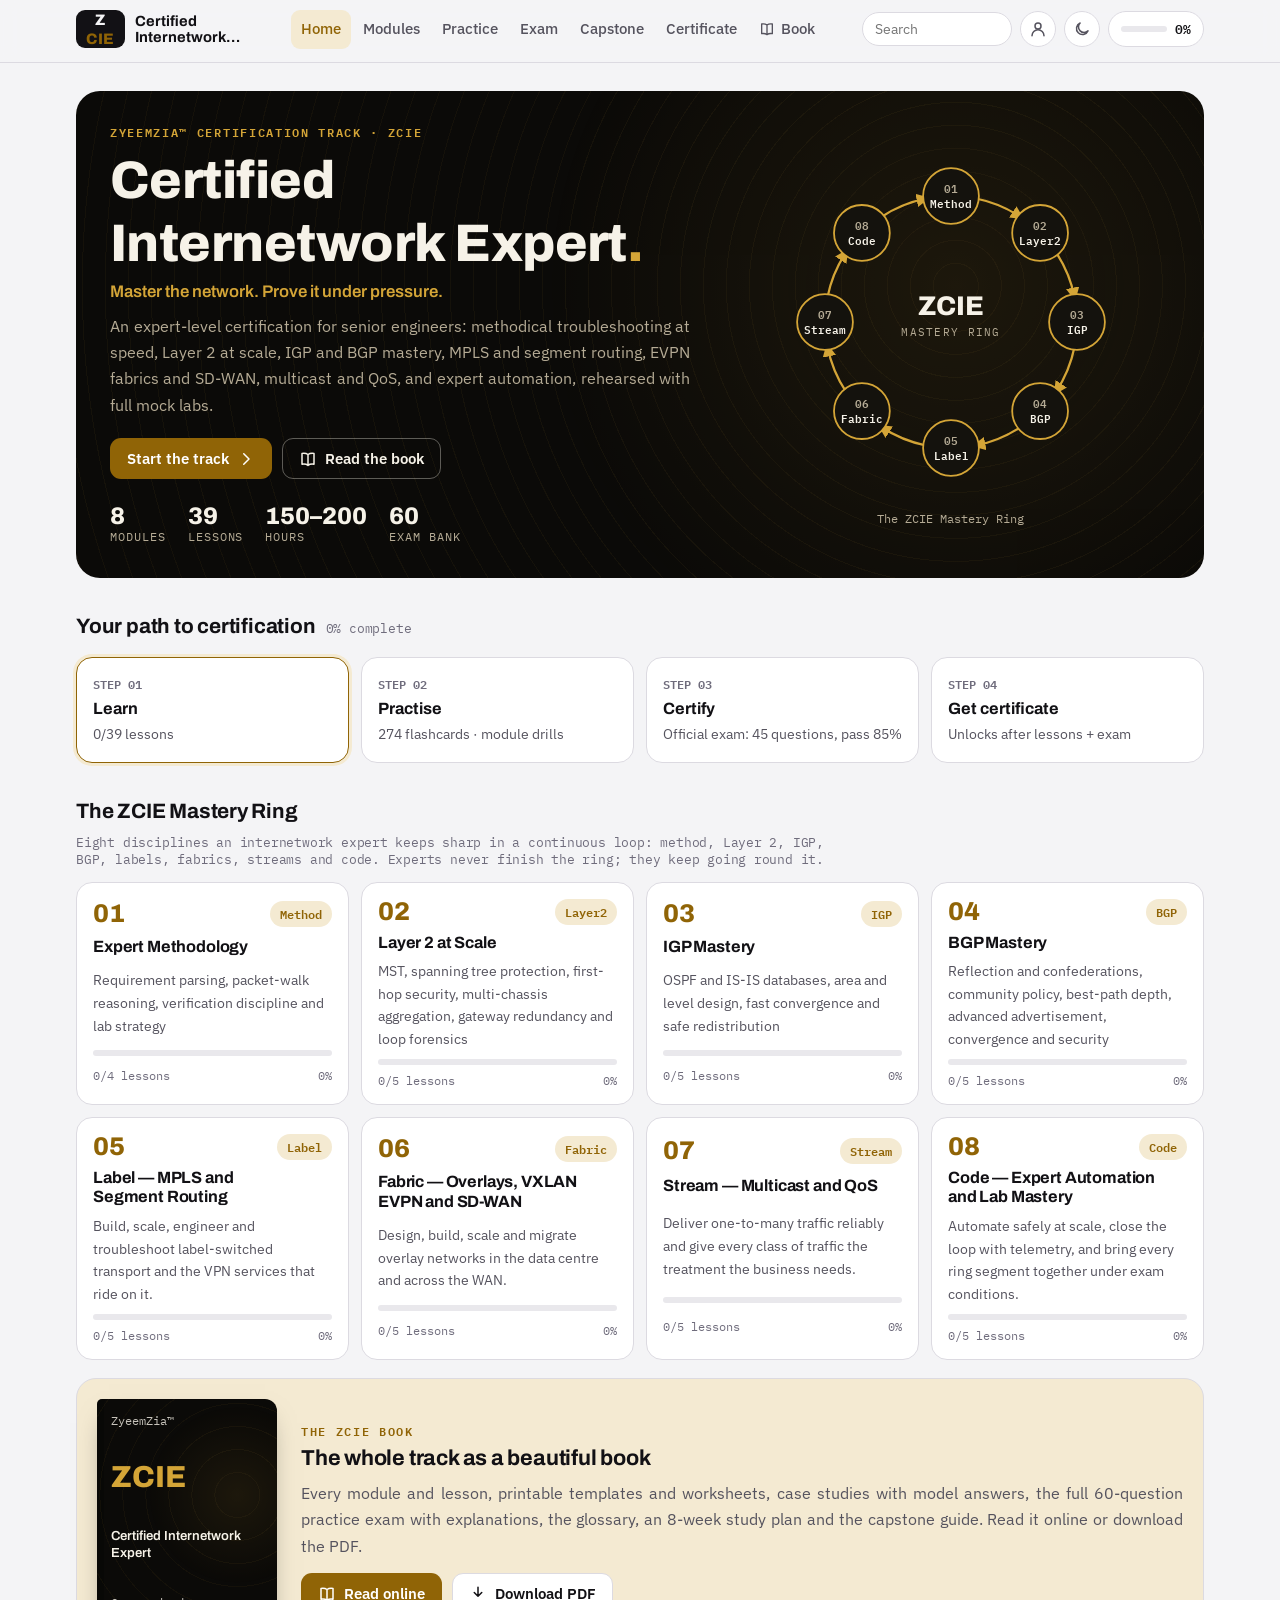
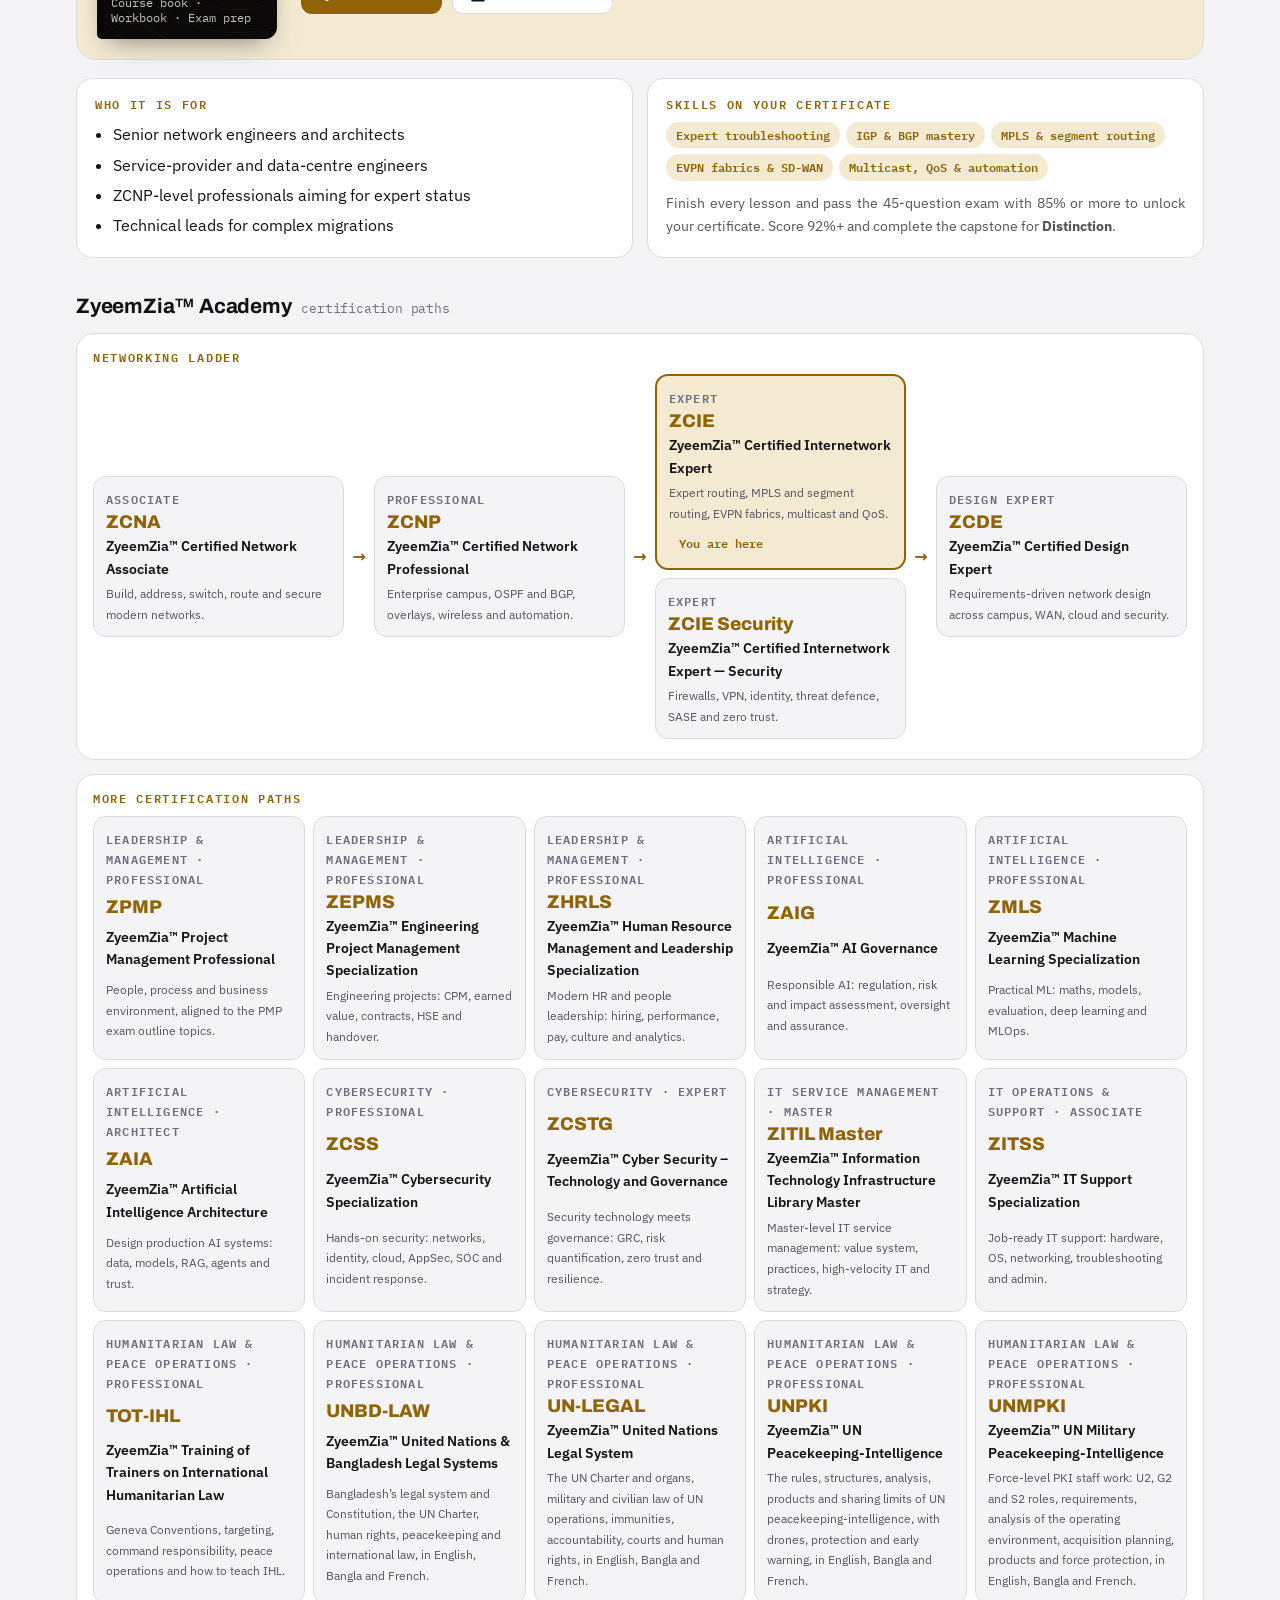
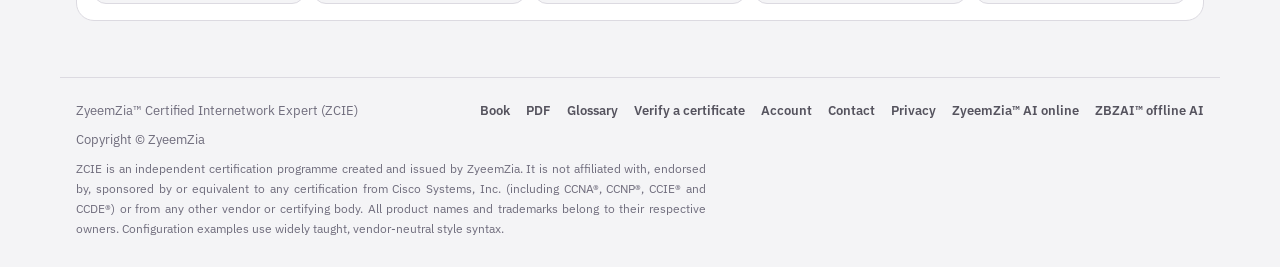
<file: index.html>
<!doctype html>
<html lang="en">
<head>
<meta charset="utf-8">
<meta name="viewport" content="width=device-width, initial-scale=1, viewport-fit=cover">
<title>ZyeemZia™ Certified Internetwork Expert (ZCIE)</title>
<meta name="description" content="ZyeemZia™ Certified Internetwork Expert (ZCIE): expert-level routing and switching, IGP and BGP mastery, MPLS and segment routing, VXLAN EVPN and SD-WAN, multicast, QoS and automation. Free online course, smart book and certificate. Independent programme, not affiliated with Cisco.">
<meta name="author" content="ZyeemZia">
<meta name="theme-color" content="#0b0a08">
<link rel="icon" href="favicon.svg" type="image/svg+xml">
<link rel="canonical" href="https://zcie.zyeemzia.com/">
<meta property="og:type" content="website">
<meta property="og:site_name" content="ZyeemZia™ Certification Tracks">
<meta property="og:title" content="ZyeemZia™ Certified Internetwork Expert (ZCIE)">
<meta property="og:description" content="ZyeemZia™ Certified Internetwork Expert (ZCIE): expert-level routing and switching, IGP and BGP mastery, MPLS and segment routing, VXLAN EVPN and SD-WAN, multicast, QoS and automation. Free online course, smart book and certificate. Independent programme, not affiliated with Cisco.">
<meta property="og:url" content="https://zcie.zyeemzia.com/">
<meta property="og:image" content="https://zcie.zyeemzia.com/og-image.png">
<meta property="og:image:width" content="1200">
<meta property="og:image:height" content="630">
<meta name="twitter:card" content="summary_large_image">
<meta name="twitter:image" content="https://zcie.zyeemzia.com/og-image.png">
<script>try{var z=JSON.parse(localStorage.getItem("zcie.v1")||"{}").theme;if(z==="dark"||z==="light")document.documentElement.setAttribute("data-theme",z)}catch(e){}</script>
<link rel="stylesheet" href="fonts.css?v=66d4b9ed12">
<link rel="stylesheet" href="theme.css?v=234f213d55">
<link rel="preload" href="fonts/IBMPlexSans-400-latin-a68a20.woff2" as="font" type="font/woff2" crossorigin>
<link rel="preload" href="fonts/Archivo-600-latin-79dc5e.woff2" as="font" type="font/woff2" crossorigin>
<link rel="stylesheet" href="app.css?v=2059a68e38">
</head>
<body>
<header class="topbar">
  <div class="topbar-in">
    <a class="brand" href="#home" aria-label="ZCIE home"><span class="brand-mark">Z<i>CIE</i></span><span class="brand-text"><b>Certified Internetwork Expert</b><small>ZyeemZia™ Certification Track</small></span></a>
    <nav class="mainnav" id="mainnav" aria-label="Main"></nav>
    <div class="top-tools">
      <form class="search" id="searchForm" role="search"><input id="searchInput" type="search" placeholder="Search" aria-label="Search lessons and terms"></form>
      <a class="icon-btn search-icon" href="#search/" aria-label="Search"><svg viewBox="0 0 24 24" fill="none" stroke="currentColor" stroke-width="2" stroke-linecap="round" aria-hidden="true"><circle cx="11" cy="11" r="7"/><path d="M20 20l-4-4"/></svg></a>
      <a class="icon-btn" id="acctBtn" href="#account" aria-label="Sign in"></a>
      <button class="icon-btn" id="themeBtn" type="button" aria-label="Toggle dark mode"></button>
      <a class="prog-chip" id="progChip" href="#settings" aria-label="Your progress"></a>
    </div>
  </div>
  <div class="read-bar" id="readBar"></div>
</header>
<main id="view" class="view" tabindex="-1"><div class="boot" aria-label="Loading the course"><i></i><i></i><i></i></div></main>
<footer class="site-foot">
  <div class="row"><span>ZyeemZia™ Certified Internetwork Expert (ZCIE)</span><span style="display:flex;gap:16px;flex-wrap:wrap"><a href="book.html" target="_blank" rel="noopener">Book</a><a href="ZCIE-Book.pdf" download>PDF</a><a href="#glossary">Glossary</a><a href="#verify/">Verify a certificate</a><a href="#account">Account</a><a href="#contact">Contact</a><a href="privacy.html">Privacy</a><a href="https://ai.zyeemzia.com/" target="_blank" rel="noopener">ZyeemZia™ AI online</a><a href="https://zbzai.zyeemzia.com/" target="_blank" rel="noopener">ZBZAI™ offline AI</a></span><span>Copyright © ZyeemZia</span></div>
  <p class="disc" id="disc"></p>
</footer>
<nav class="tabbar" id="tabbar" aria-label="Main mobile"></nav>
<div class="toast" id="toast" role="status" aria-live="polite" hidden></div>
<script defer src="core.js?v=756f940ff2"></script>
<script defer src="figures.js?v=d0575e00c2"></script>
<script defer src="family.js?v=e2194631f1"></script>
<script defer src="data/track.js?v=3b67f5b232"></script>
<script defer src="data/m1-4.js?v=d1ac84adf8"></script>
<script defer src="data/m5-8.js?v=00805bebb1"></script>
<script defer src="app.js?v=317a90ee0c"></script>
<script>/* ZyeemZia house style: justified writing. Paragraphs and list text that read left-aligned are justified; centred text, headings, buttons and columns too narrow to justify cleanly stay as they are. Copyright © ZyeemZia */(function(){var S='p,li,dd,blockquote';function j(r){if(!r||!r.querySelectorAll)return;var L=r.querySelectorAll(S);for(var i=0;i<L.length;i++){var e=L[i];if(e.getAttribute('data-zj'))continue;e.setAttribute('data-zj','1');var a=getComputedStyle(e).textAlign;if(a==='start'||a==='left'||a==='-webkit-auto'){var w=e.clientWidth;if(!w||w>=280)e.style.textAlign='justify'}}}function go(){j(document);if(!window.MutationObserver)return;new MutationObserver(function(m){for(var i=0;i<m.length;i++){var N=m[i].addedNodes;for(var k=0;k<N.length;k++){var n=N[k];if(n.nodeType===1)j(n.matches&&n.matches(S)?n.parentNode:n)}}}).observe(document.body,{childList:true,subtree:true})}if(document.readyState==='loading')document.addEventListener('DOMContentLoaded',go);else go()})()</script>
</body>
</html>
</file>
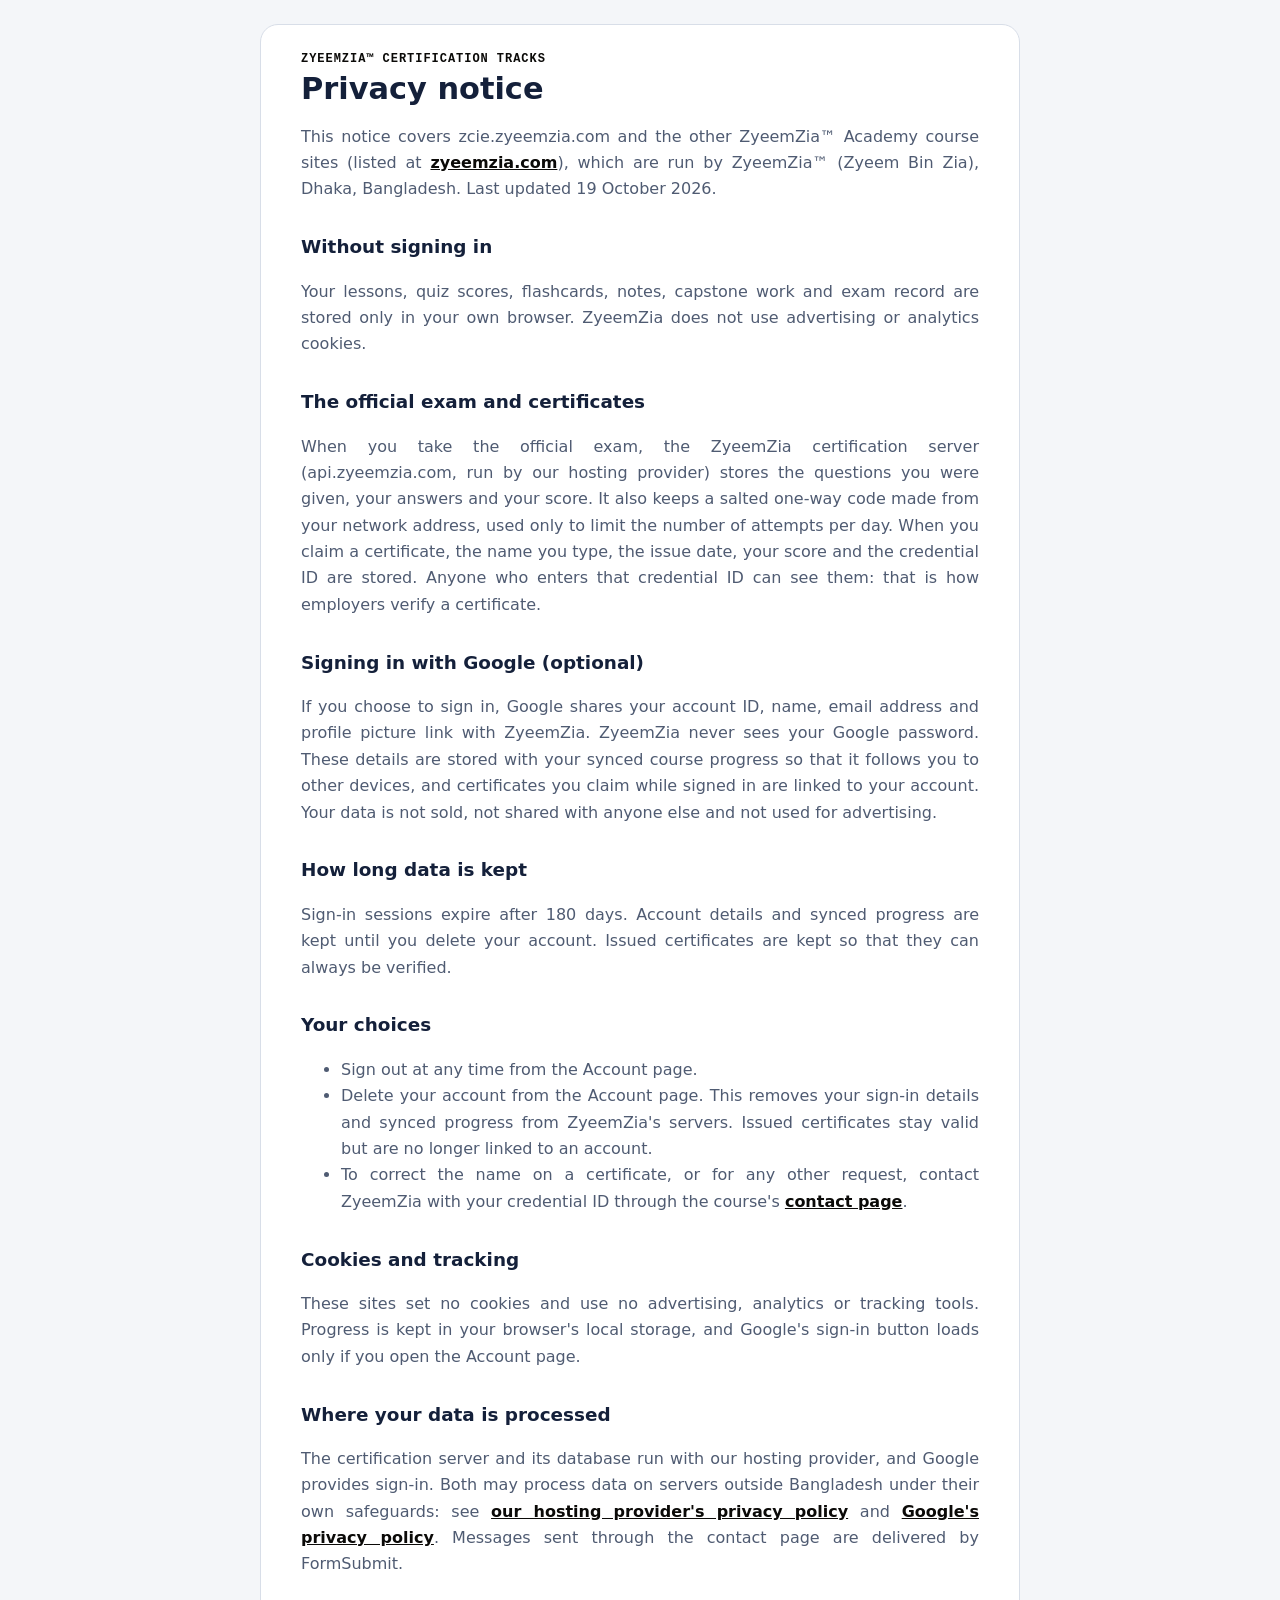
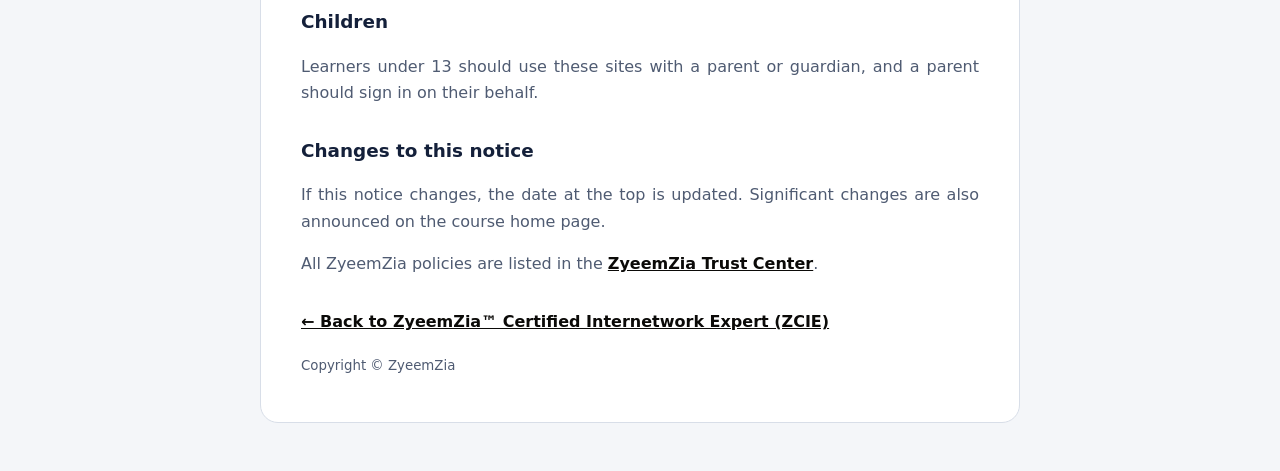
<file: privacy.html>
<!doctype html>
<html lang="en"><head><meta charset="utf-8"><meta name="viewport" content="width=device-width, initial-scale=1">
<title>Privacy notice · ZyeemZia™ ZCIE</title><meta name="description" content="How the ZyeemZia certification tracks handle your data."><link rel="icon" href="favicon.svg" type="image/svg+xml">
<style>:root{--bg:#f4f6f9;--card:#fff;--ink:#14203a;--mut:#4f5b72;--line:#d8dee8;--acc:#0b0a08}@media (prefers-color-scheme:dark){:root{--bg:#0b1120;--card:#121a2c;--ink:#e8edf6;--mut:#a6b2c8;--line:#26324a;--acc:#d4a537;color-scheme:dark}}
*{box-sizing:border-box}body{margin:0;background:var(--bg);color:var(--ink);font:16px/1.65 "Segoe UI",system-ui,sans-serif;padding:24px 16px 48px}main{max-width:760px;margin:0 auto;background:var(--card);border:1px solid var(--line);border-radius:18px;padding:28px clamp(18px,5vw,40px)}
h1{font-size:1.9rem;line-height:1.2;margin:.2em 0 .4em}h2{font-size:1.15rem;margin:1.6em 0 .3em}p,li{color:var(--mut)}a{color:var(--acc);font-weight:600}.eb{font:700 .75rem/1 ui-monospace,Consolas,monospace;letter-spacing:.08em;text-transform:uppercase;color:var(--acc)}small{color:var(--mut)}</style><link rel="canonical" href="https://zcie.zyeemzia.com/privacy.html">
</head>
<body><main>
<div class="eb">ZyeemZia™ certification tracks</div>
<h1>Privacy notice</h1>
<p>This notice covers zcie.zyeemzia.com and the other ZyeemZia™ Academy course sites (listed at <a href="https://zyeemzia.com/#academy">zyeemzia.com</a>), which are run by ZyeemZia™ (Zyeem Bin Zia), Dhaka, Bangladesh. Last updated 19 October 2026.</p>
<h2>Without signing in</h2>
<p>Your lessons, quiz scores, flashcards, notes, capstone work and exam record are stored only in your own browser. ZyeemZia does not use advertising or analytics cookies.</p>
<h2>The official exam and certificates</h2>
<p>When you take the official exam, the ZyeemZia certification server (api.zyeemzia.com, run by our hosting provider) stores the questions you were given, your answers and your score. It also keeps a salted one-way code made from your network address, used only to limit the number of attempts per day. When you claim a certificate, the name you type, the issue date, your score and the credential ID are stored. Anyone who enters that credential ID can see them: that is how employers verify a certificate.</p>
<h2>Signing in with Google (optional)</h2>
<p>If you choose to sign in, Google shares your account ID, name, email address and profile picture link with ZyeemZia. ZyeemZia never sees your Google password. These details are stored with your synced course progress so that it follows you to other devices, and certificates you claim while signed in are linked to your account. Your data is not sold, not shared with anyone else and not used for advertising.</p>
<h2>How long data is kept</h2>
<p>Sign-in sessions expire after 180 days. Account details and synced progress are kept until you delete your account. Issued certificates are kept so that they can always be verified.</p>
<h2>Your choices</h2>
<ul><li>Sign out at any time from the Account page.</li><li>Delete your account from the Account page. This removes your sign-in details and synced progress from ZyeemZia's servers. Issued certificates stay valid but are no longer linked to an account.</li><li>To correct the name on a certificate, or for any other request, contact ZyeemZia with your credential ID through the course's <a href="./#contact">contact page</a>.</li></ul>
<h2>Cookies and tracking</h2>
<p>These sites set no cookies and use no advertising, analytics or tracking tools. Progress is kept in your browser's local storage, and Google's sign-in button loads only if you open the Account page.</p>
<h2>Where your data is processed</h2>
<p>The certification server and its database run with our hosting provider, and Google provides sign-in. Both may process data on servers outside Bangladesh under their own safeguards: see <a href="https://www.cloudflare.com/privacypolicy/">our hosting provider's privacy policy</a> and <a href="https://policies.google.com/privacy">Google's privacy policy</a>. Messages sent through the contact page are delivered by FormSubmit.</p>
<h2>Children</h2>
<p>Learners under 13 should use these sites with a parent or guardian, and a parent should sign in on their behalf.</p>
<h2>Changes to this notice</h2>
<p>If this notice changes, the date at the top is updated. Significant changes are also announced on the course home page.</p>
<p>All ZyeemZia policies are listed in the <a href="https://policy.zyeemzia.com/">ZyeemZia Trust Center</a>.</p>
<p style="margin-top:2em"><a href="./">← Back to ZyeemZia™ Certified Internetwork Expert (ZCIE)</a></p>
<p><small>Copyright © ZyeemZia</small></p>
</main><script>/* ZyeemZia house style: justified writing. Paragraphs and list text that read left-aligned are justified; centred text, headings, buttons and columns too narrow to justify cleanly stay as they are. Copyright © ZyeemZia */(function(){var S='p,li,dd,blockquote';function j(r){if(!r||!r.querySelectorAll)return;var L=r.querySelectorAll(S);for(var i=0;i<L.length;i++){var e=L[i];if(e.getAttribute('data-zj'))continue;e.setAttribute('data-zj','1');var a=getComputedStyle(e).textAlign;if(a==='start'||a==='left'||a==='-webkit-auto'){var w=e.clientWidth;if(!w||w>=280)e.style.textAlign='justify'}}}function go(){j(document);if(!window.MutationObserver)return;new MutationObserver(function(m){for(var i=0;i<m.length;i++){var N=m[i].addedNodes;for(var k=0;k<N.length;k++){var n=N[k];if(n.nodeType===1)j(n.matches&&n.matches(S)?n.parentNode:n)}}}).observe(document.body,{childList:true,subtree:true})}if(document.readyState==='loading')document.addEventListener('DOMContentLoaded',go);else go()})()</script>
</body></html>
</file>
<file: fonts.css>
/* Bundled Google Fonts (SIL Open Font License) for offline use and PDF printing */
@font-face {
  font-family: 'Archivo';
  font-style: normal;
  font-weight: 600;
  font-stretch: 100%;
  font-display: swap;
  src: url(fonts/Archivo-600-latin-ext-20ba07.woff2) format('woff2');
  unicode-range: U+0100-02BA, U+02BD-02C5, U+02C7-02CC, U+02CE-02D7, U+02DD-02FF, U+0304, U+0308, U+0329, U+1D00-1DBF, U+1E00-1E9F, U+1EF2-1EFF, U+2020, U+20A0-20AB, U+20AD-20C4, U+2113, U+2C60-2C7F, U+A720-A7FF;
}
@font-face {
  font-family: 'Archivo';
  font-style: normal;
  font-weight: 600;
  font-stretch: 100%;
  font-display: swap;
  src: url(fonts/Archivo-600-latin-79dc5e.woff2) format('woff2');
  unicode-range: U+0000-00FF, U+0131, U+0152-0153, U+02BB-02BC, U+02C6, U+02DA, U+02DC, U+0304, U+0308, U+0329, U+2000-206F, U+20AC, U+2122, U+2191, U+2193, U+2212, U+2215, U+FEFF, U+FFFD;
}
@font-face {
  font-family: 'Archivo';
  font-style: normal;
  font-weight: 700;
  font-stretch: 100%;
  font-display: swap;
  src: url(fonts/Archivo-600-latin-ext-20ba07.woff2) format('woff2');
  unicode-range: U+0100-02BA, U+02BD-02C5, U+02C7-02CC, U+02CE-02D7, U+02DD-02FF, U+0304, U+0308, U+0329, U+1D00-1DBF, U+1E00-1E9F, U+1EF2-1EFF, U+2020, U+20A0-20AB, U+20AD-20C4, U+2113, U+2C60-2C7F, U+A720-A7FF;
}
@font-face {
  font-family: 'Archivo';
  font-style: normal;
  font-weight: 700;
  font-stretch: 100%;
  font-display: swap;
  src: url(fonts/Archivo-600-latin-79dc5e.woff2) format('woff2');
  unicode-range: U+0000-00FF, U+0131, U+0152-0153, U+02BB-02BC, U+02C6, U+02DA, U+02DC, U+0304, U+0308, U+0329, U+2000-206F, U+20AC, U+2122, U+2191, U+2193, U+2212, U+2215, U+FEFF, U+FFFD;
}
@font-face {
  font-family: 'Archivo';
  font-style: normal;
  font-weight: 800;
  font-stretch: 100%;
  font-display: swap;
  src: url(fonts/Archivo-600-latin-ext-20ba07.woff2) format('woff2');
  unicode-range: U+0100-02BA, U+02BD-02C5, U+02C7-02CC, U+02CE-02D7, U+02DD-02FF, U+0304, U+0308, U+0329, U+1D00-1DBF, U+1E00-1E9F, U+1EF2-1EFF, U+2020, U+20A0-20AB, U+20AD-20C4, U+2113, U+2C60-2C7F, U+A720-A7FF;
}
@font-face {
  font-family: 'Archivo';
  font-style: normal;
  font-weight: 800;
  font-stretch: 100%;
  font-display: swap;
  src: url(fonts/Archivo-600-latin-79dc5e.woff2) format('woff2');
  unicode-range: U+0000-00FF, U+0131, U+0152-0153, U+02BB-02BC, U+02C6, U+02DA, U+02DC, U+0304, U+0308, U+0329, U+2000-206F, U+20AC, U+2122, U+2191, U+2193, U+2212, U+2215, U+FEFF, U+FFFD;
}
@font-face {
  font-family: 'IBM Plex Mono';
  font-style: normal;
  font-weight: 400;
  font-display: swap;
  src: url(fonts/IBMPlexMono-400-latin-ext-7f25d9.woff2) format('woff2');
  unicode-range: U+0100-02BA, U+02BD-02C5, U+02C7-02CC, U+02CE-02D7, U+02DD-02FF, U+0304, U+0308, U+0329, U+1D00-1DBF, U+1E00-1E9F, U+1EF2-1EFF, U+2020, U+20A0-20AB, U+20AD-20C4, U+2113, U+2C60-2C7F, U+A720-A7FF;
}
@font-face {
  font-family: 'IBM Plex Mono';
  font-style: normal;
  font-weight: 400;
  font-display: swap;
  src: url(fonts/IBMPlexMono-400-latin-d196e8.woff2) format('woff2');
  unicode-range: U+0000-00FF, U+0131, U+0152-0153, U+02BB-02BC, U+02C6, U+02DA, U+02DC, U+0304, U+0308, U+0329, U+2000-206F, U+20AC, U+2122, U+2191, U+2193, U+2212, U+2215, U+FEFF, U+FFFD;
}
@font-face {
  font-family: 'IBM Plex Mono';
  font-style: normal;
  font-weight: 600;
  font-display: swap;
  src: url(fonts/IBMPlexMono-600-latin-ext-bf8910.woff2) format('woff2');
  unicode-range: U+0100-02BA, U+02BD-02C5, U+02C7-02CC, U+02CE-02D7, U+02DD-02FF, U+0304, U+0308, U+0329, U+1D00-1DBF, U+1E00-1E9F, U+1EF2-1EFF, U+2020, U+20A0-20AB, U+20AD-20C4, U+2113, U+2C60-2C7F, U+A720-A7FF;
}
@font-face {
  font-family: 'IBM Plex Mono';
  font-style: normal;
  font-weight: 600;
  font-display: swap;
  src: url(fonts/IBMPlexMono-600-latin-9b8270.woff2) format('woff2');
  unicode-range: U+0000-00FF, U+0131, U+0152-0153, U+02BB-02BC, U+02C6, U+02DA, U+02DC, U+0304, U+0308, U+0329, U+2000-206F, U+20AC, U+2122, U+2191, U+2193, U+2212, U+2215, U+FEFF, U+FFFD;
}
@font-face {
  font-family: 'IBM Plex Sans';
  font-style: italic;
  font-weight: 400;
  font-stretch: 100%;
  font-display: swap;
  src: url(fonts/IBMPlexSans-400i-latin-ext-77f5d9.woff2) format('woff2');
  unicode-range: U+0100-02BA, U+02BD-02C5, U+02C7-02CC, U+02CE-02D7, U+02DD-02FF, U+0304, U+0308, U+0329, U+1D00-1DBF, U+1E00-1E9F, U+1EF2-1EFF, U+2020, U+20A0-20AB, U+20AD-20C4, U+2113, U+2C60-2C7F, U+A720-A7FF;
}
@font-face {
  font-family: 'IBM Plex Sans';
  font-style: italic;
  font-weight: 400;
  font-stretch: 100%;
  font-display: swap;
  src: url(fonts/IBMPlexSans-400i-latin-46a3d9.woff2) format('woff2');
  unicode-range: U+0000-00FF, U+0131, U+0152-0153, U+02BB-02BC, U+02C6, U+02DA, U+02DC, U+0304, U+0308, U+0329, U+2000-206F, U+20AC, U+2122, U+2191, U+2193, U+2212, U+2215, U+FEFF, U+FFFD;
}
@font-face {
  font-family: 'IBM Plex Sans';
  font-style: normal;
  font-weight: 400;
  font-stretch: 100%;
  font-display: swap;
  src: url(fonts/IBMPlexSans-400-latin-ext-71c30c.woff2) format('woff2');
  unicode-range: U+0100-02BA, U+02BD-02C5, U+02C7-02CC, U+02CE-02D7, U+02DD-02FF, U+0304, U+0308, U+0329, U+1D00-1DBF, U+1E00-1E9F, U+1EF2-1EFF, U+2020, U+20A0-20AB, U+20AD-20C4, U+2113, U+2C60-2C7F, U+A720-A7FF;
}
@font-face {
  font-family: 'IBM Plex Sans';
  font-style: normal;
  font-weight: 400;
  font-stretch: 100%;
  font-display: swap;
  src: url(fonts/IBMPlexSans-400-latin-a68a20.woff2) format('woff2');
  unicode-range: U+0000-00FF, U+0131, U+0152-0153, U+02BB-02BC, U+02C6, U+02DA, U+02DC, U+0304, U+0308, U+0329, U+2000-206F, U+20AC, U+2122, U+2191, U+2193, U+2212, U+2215, U+FEFF, U+FFFD;
}
@font-face {
  font-family: 'IBM Plex Sans';
  font-style: normal;
  font-weight: 500;
  font-stretch: 100%;
  font-display: swap;
  src: url(fonts/IBMPlexSans-400-latin-ext-71c30c.woff2) format('woff2');
  unicode-range: U+0100-02BA, U+02BD-02C5, U+02C7-02CC, U+02CE-02D7, U+02DD-02FF, U+0304, U+0308, U+0329, U+1D00-1DBF, U+1E00-1E9F, U+1EF2-1EFF, U+2020, U+20A0-20AB, U+20AD-20C4, U+2113, U+2C60-2C7F, U+A720-A7FF;
}
@font-face {
  font-family: 'IBM Plex Sans';
  font-style: normal;
  font-weight: 500;
  font-stretch: 100%;
  font-display: swap;
  src: url(fonts/IBMPlexSans-400-latin-a68a20.woff2) format('woff2');
  unicode-range: U+0000-00FF, U+0131, U+0152-0153, U+02BB-02BC, U+02C6, U+02DA, U+02DC, U+0304, U+0308, U+0329, U+2000-206F, U+20AC, U+2122, U+2191, U+2193, U+2212, U+2215, U+FEFF, U+FFFD;
}
@font-face {
  font-family: 'IBM Plex Sans';
  font-style: normal;
  font-weight: 600;
  font-stretch: 100%;
  font-display: swap;
  src: url(fonts/IBMPlexSans-400-latin-ext-71c30c.woff2) format('woff2');
  unicode-range: U+0100-02BA, U+02BD-02C5, U+02C7-02CC, U+02CE-02D7, U+02DD-02FF, U+0304, U+0308, U+0329, U+1D00-1DBF, U+1E00-1E9F, U+1EF2-1EFF, U+2020, U+20A0-20AB, U+20AD-20C4, U+2113, U+2C60-2C7F, U+A720-A7FF;
}
@font-face {
  font-family: 'IBM Plex Sans';
  font-style: normal;
  font-weight: 600;
  font-stretch: 100%;
  font-display: swap;
  src: url(fonts/IBMPlexSans-400-latin-a68a20.woff2) format('woff2');
  unicode-range: U+0000-00FF, U+0131, U+0152-0153, U+02BB-02BC, U+02C6, U+02DA, U+02DC, U+0304, U+0308, U+0329, U+2000-206F, U+20AC, U+2122, U+2191, U+2193, U+2212, U+2215, U+FEFF, U+FFFD;
}
@font-face {
  font-family: 'IBM Plex Sans';
  font-style: normal;
  font-weight: 700;
  font-stretch: 100%;
  font-display: swap;
  src: url(fonts/IBMPlexSans-400-latin-ext-71c30c.woff2) format('woff2');
  unicode-range: U+0100-02BA, U+02BD-02C5, U+02C7-02CC, U+02CE-02D7, U+02DD-02FF, U+0304, U+0308, U+0329, U+1D00-1DBF, U+1E00-1E9F, U+1EF2-1EFF, U+2020, U+20A0-20AB, U+20AD-20C4, U+2113, U+2C60-2C7F, U+A720-A7FF;
}
@font-face {
  font-family: 'IBM Plex Sans';
  font-style: normal;
  font-weight: 700;
  font-stretch: 100%;
  font-display: swap;
  src: url(fonts/IBMPlexSans-400-latin-a68a20.woff2) format('woff2');
  unicode-range: U+0000-00FF, U+0131, U+0152-0153, U+02BB-02BC, U+02C6, U+02DA, U+02DC, U+0304, U+0308, U+0329, U+2000-206F, U+20AC, U+2122, U+2191, U+2193, U+2212, U+2215, U+FEFF, U+FFFD;
}
@font-face {
  font-family: 'Sora';
  font-style: normal;
  font-weight: 500;
  font-display: swap;
  src: url(fonts/Sora-500-latin-ext-f9e5e3.woff2) format('woff2');
  unicode-range: U+0100-02BA, U+02BD-02C5, U+02C7-02CC, U+02CE-02D7, U+02DD-02FF, U+0304, U+0308, U+0329, U+1D00-1DBF, U+1E00-1E9F, U+1EF2-1EFF, U+2020, U+20A0-20AB, U+20AD-20C4, U+2113, U+2C60-2C7F, U+A720-A7FF;
}
@font-face {
  font-family: 'Sora';
  font-style: normal;
  font-weight: 500;
  font-display: swap;
  src: url(fonts/Sora-500-latin-4fa0aa.woff2) format('woff2');
  unicode-range: U+0000-00FF, U+0131, U+0152-0153, U+02BB-02BC, U+02C6, U+02DA, U+02DC, U+0304, U+0308, U+0329, U+2000-206F, U+20AC, U+2122, U+2191, U+2193, U+2212, U+2215, U+FEFF, U+FFFD;
}
@font-face {
  font-family: 'Sora';
  font-style: normal;
  font-weight: 600;
  font-display: swap;
  src: url(fonts/Sora-500-latin-ext-f9e5e3.woff2) format('woff2');
  unicode-range: U+0100-02BA, U+02BD-02C5, U+02C7-02CC, U+02CE-02D7, U+02DD-02FF, U+0304, U+0308, U+0329, U+1D00-1DBF, U+1E00-1E9F, U+1EF2-1EFF, U+2020, U+20A0-20AB, U+20AD-20C4, U+2113, U+2C60-2C7F, U+A720-A7FF;
}
@font-face {
  font-family: 'Sora';
  font-style: normal;
  font-weight: 600;
  font-display: swap;
  src: url(fonts/Sora-500-latin-4fa0aa.woff2) format('woff2');
  unicode-range: U+0000-00FF, U+0131, U+0152-0153, U+02BB-02BC, U+02C6, U+02DA, U+02DC, U+0304, U+0308, U+0329, U+2000-206F, U+20AC, U+2122, U+2191, U+2193, U+2212, U+2215, U+FEFF, U+FFFD;
}
@font-face {
  font-family: 'Sora';
  font-style: normal;
  font-weight: 700;
  font-display: swap;
  src: url(fonts/Sora-500-latin-ext-f9e5e3.woff2) format('woff2');
  unicode-range: U+0100-02BA, U+02BD-02C5, U+02C7-02CC, U+02CE-02D7, U+02DD-02FF, U+0304, U+0308, U+0329, U+1D00-1DBF, U+1E00-1E9F, U+1EF2-1EFF, U+2020, U+20A0-20AB, U+20AD-20C4, U+2113, U+2C60-2C7F, U+A720-A7FF;
}
@font-face {
  font-family: 'Sora';
  font-style: normal;
  font-weight: 700;
  font-display: swap;
  src: url(fonts/Sora-500-latin-4fa0aa.woff2) format('woff2');
  unicode-range: U+0000-00FF, U+0131, U+0152-0153, U+02BB-02BC, U+02C6, U+02DA, U+02DC, U+0304, U+0308, U+0329, U+2000-206F, U+20AC, U+2122, U+2191, U+2193, U+2212, U+2215, U+FEFF, U+FFFD;
}
@font-face {
  font-family: 'Sora';
  font-style: normal;
  font-weight: 800;
  font-display: swap;
  src: url(fonts/Sora-500-latin-ext-f9e5e3.woff2) format('woff2');
  unicode-range: U+0100-02BA, U+02BD-02C5, U+02C7-02CC, U+02CE-02D7, U+02DD-02FF, U+0304, U+0308, U+0329, U+1D00-1DBF, U+1E00-1E9F, U+1EF2-1EFF, U+2020, U+20A0-20AB, U+20AD-20C4, U+2113, U+2C60-2C7F, U+A720-A7FF;
}
@font-face {
  font-family: 'Sora';
  font-style: normal;
  font-weight: 800;
  font-display: swap;
  src: url(fonts/Sora-500-latin-4fa0aa.woff2) format('woff2');
  unicode-range: U+0000-00FF, U+0131, U+0152-0153, U+02BB-02BC, U+02C6, U+02DA, U+02DC, U+0304, U+0308, U+0329, U+2000-206F, U+20AC, U+2122, U+2191, U+2193, U+2212, U+2215, U+FEFF, U+FFFD;
}
</file>
<file: theme.css>
/* ZCIE — "expert": black and gold; concentric precision-ring motif. */
:root {
  --bg: #f4f4f6; --surface: #ffffff; --surface-2: #e9e8ec; --ink: #121115; --ink-2: #55535e; --ink-3: #6f6c7c; --line: #dcdae1;
  --accent: #906406; --accent-ink: #ffffff; --accent-soft: #f4ead2; --accent-2: #3d4a6b; --accent-2-soft: #e3e7f0;
  --good: #1d7a4b; --good-soft: #dcf1e4; --bad: #b42a2a; --bad-soft: #f9e2e0; --warn: #b77800; --warn-soft: #fbefd3; --on-status: #ffffff;
  --hero-bg: #0b0a08; --hero-ink: #f6f2e8; --hero-ink-2: #b5ab95; --hero-accent: #d4a537;
  --motif: repeating-radial-gradient(circle at 78% 40%, transparent 0 22px, rgba(212,165,55,.10) 22px 23px), radial-gradient(circle at 78% 40%, rgba(212,165,55,.18), transparent 45%);
  --sg-line: #3a3326; --sg-accent: #d4a537; --sg-accent-2: #e9d9a6; --sg-node: #14120d; --sg-ink: #f6f2e8; --sg-ink-2: #b5ab95;
  --f-display: "Archivo", "IBM Plex Sans", "Segoe UI", sans-serif; --f-body: "IBM Plex Sans", "Segoe UI", system-ui, sans-serif; --f-mono: "IBM Plex Mono", Consolas, monospace;
  --radius: 16px;
}
@media (prefers-color-scheme: dark) {
  :root:not([data-theme="light"]) {
  --bg: #09090b; --surface: #121115; --surface-2: #1b1a20; --ink: #efedf3; --ink-2: #aeabb8; --ink-3: #7f7c8c; --line: #2a2830;
  --accent: #d4a537; --accent-ink: #1a1203; --accent-soft: #33280f; --accent-2: #9aa7c7; --accent-2-soft: #1c2130;
  --good: #5bd39a; --good-soft: #10301f; --bad: #ff7a7a; --bad-soft: #3a1616; --warn: #f2b84c; --warn-soft: #3a2c10; --on-status: #09090b;
  color-scheme: dark;
  }
}
:root[data-theme="dark"] {
  --bg: #09090b; --surface: #121115; --surface-2: #1b1a20; --ink: #efedf3; --ink-2: #aeabb8; --ink-3: #7f7c8c; --line: #2a2830;
  --accent: #d4a537; --accent-ink: #1a1203; --accent-soft: #33280f; --accent-2: #9aa7c7; --accent-2-soft: #1c2130;
  --good: #5bd39a; --good-soft: #10301f; --bad: #ff7a7a; --bad-soft: #3a1616; --warn: #f2b84c; --warn-soft: #3a2c10; --on-status: #09090b;
  color-scheme: dark;
}
</file>
<file: app.css>
/* ZyeemZia certification engine — site styles. Colours and faces come from theme.css (per track). */
/* Form controls use the page font; browsers otherwise fall back to Arial. */
button, input, select, textarea { font-family: inherit; }
/* Small print never drops below 12px on screen. */
small { font-size: max(12px, .85em); }
* { box-sizing: border-box; }
[hidden] { display: none !important; }
html { -webkit-text-size-adjust: 100%; }
body { margin: 0; background: var(--bg); color: var(--ink); font: 16px/1.65 var(--f-body); }
a { color: var(--accent); }
button { font: inherit; color: inherit; }
:focus-visible { outline: 3px solid var(--accent-2); outline-offset: 2px; border-radius: 6px; }
h1, h2, h3, h4 { margin: 0; line-height: 1.2; text-wrap: balance; font-family: var(--f-display); letter-spacing: -.01em; }
p { margin: 0; }
code { font: .9em var(--f-mono); background: var(--surface-2); padding: 1px 6px; border-radius: 5px; }
.muted { color: var(--ink-2); }
.eyebrow { font: 600 max(12px, .75rem)/1.2 var(--f-mono); letter-spacing: .14em; text-transform: uppercase; color: var(--accent); }

/* ---------- chrome ---------- */
.topbar { position: sticky; top: 0; padding-top: env(safe-area-inset-top, 0px); z-index: 30; background: color-mix(in srgb, var(--bg) 88%, transparent); backdrop-filter: blur(10px) saturate(1.3); -webkit-backdrop-filter: blur(10px) saturate(1.3); border-bottom: 1px solid var(--line); }
.topbar-in { max-width: 1160px; margin: 0 auto; display: flex; align-items: center; gap: 16px; padding-block: 10px; padding-left: max(16px, env(safe-area-inset-left, 0px)); padding-right: max(16px, env(safe-area-inset-right, 0px)); }
.brand { display: flex; align-items: center; gap: 10px; text-decoration: none; color: var(--ink); flex-shrink: 0; }
.brand-mark { height: 38px; padding: 0 10px; display: grid; place-items: center; background: var(--ink); color: var(--bg); font: 800 .95rem var(--f-display); letter-spacing: .04em; border-radius: 9px; }
.brand-mark i { font-style: normal; color: var(--accent); }
.brand-text { display: flex; flex-direction: column; line-height: 1.15; }
.brand-text b { font: 700 .92rem var(--f-display); }
.brand-text small { font: 500 max(12px, .75rem) var(--f-mono); color: var(--ink-2); letter-spacing: .04em; }
.mainnav { display: flex; gap: 2px; margin-left: 8px; }
.mainnav a { text-decoration: none; color: var(--ink-2); padding: 7px 10px; border-radius: 9px; font-weight: 500; font-size: .93rem; white-space: nowrap; display: inline-flex; gap: 6px; align-items: center; }
.mainnav a:hover { background: var(--surface-2); color: var(--ink); }
.mainnav a[aria-current="page"] { color: var(--accent); background: var(--accent-soft); }
.mainnav svg { width: 16px; height: 16px; }
.top-tools { margin-left: auto; display: flex; gap: 8px; align-items: center; }
.icon-btn { width: 36px; height: 36px; border-radius: 50%; border: 1px solid var(--line); background: var(--surface); display: grid; place-items: center; cursor: pointer; color: var(--ink-2); }
.icon-btn svg, .btn svg, .tabbar svg { width: 18px; height: 18px; }
.prog-chip { display: inline-flex; align-items: center; gap: 8px; text-decoration: none; color: var(--ink); font: 600 .82rem var(--f-mono); background: var(--surface); border: 1px solid var(--line); padding: 6px 12px; border-radius: 999px; font-variant-numeric: tabular-nums; white-space: nowrap; }
.prog-chip i { width: 46px; height: 6px; border-radius: 9px; background: var(--surface-2); overflow: hidden; display: inline-block; }
.prog-chip i b { display: block; height: 100%; background: var(--accent); }
.read-bar { height: 3px; width: 100%; background: var(--accent); transform: scaleX(0); transform-origin: 0 50%; transition: transform .15s; }
.tabbar { display: none; }
.view { max-width: 1160px; margin: 0 auto; outline: none; padding-block: 28px 56px; padding-left: max(16px, env(safe-area-inset-left, 0px)); padding-right: max(16px, env(safe-area-inset-right, 0px)); }
.site-foot { max-width: 1160px; margin: 0 auto; padding-block: 22px 28px; padding-left: max(16px, env(safe-area-inset-left, 0px)); padding-right: max(16px, env(safe-area-inset-right, 0px)); border-top: 1px solid var(--line); color: var(--ink-3); font-size: .82rem; display: grid; gap: 8px; }
.site-foot .row { display: flex; gap: 8px 18px; flex-wrap: wrap; justify-content: space-between; }
.site-foot a { color: var(--ink-2); text-decoration: none; font-weight: 600; }
.site-foot .disc { font-size: max(12px, .76rem); max-width: 90ch; }

/* ---------- common ---------- */
.btn { display: inline-flex; align-items: center; justify-content: center; gap: 8px; border: 1px solid var(--line); background: var(--surface); color: var(--ink); padding: 10px 16px; border-radius: 11px; cursor: pointer; font-weight: 600; text-decoration: none; font-size: .95rem; line-height: 1.25; }
.btn:hover { border-color: var(--ink-3); }
.btn-primary { background: var(--accent); color: var(--accent-ink); border-color: transparent; }
.btn-primary:hover { filter: brightness(1.07); border-color: transparent; }
.btn-dark { background: var(--ink); color: var(--bg); border-color: transparent; }
.btn-ghost { background: none; border-color: transparent; color: var(--ink-2); }
.btn-sm { padding: 6px 11px; font-size: .85rem; border-radius: 9px; }
.btn[disabled] { opacity: .45; cursor: not-allowed; }
.chip { display: inline-flex; align-items: center; gap: 5px; padding: 3px 10px; border-radius: 999px; font: 600 max(12px, .76rem) var(--f-mono); background: var(--surface-2); color: var(--ink-2); white-space: nowrap; }
.chip.ok { background: var(--good-soft); color: var(--good); }
.chip.acc { background: var(--accent-soft); color: var(--accent); }
.chips { display: flex; flex-wrap: wrap; gap: 6px; }
.card { background: var(--surface); border: 1px solid var(--line); border-radius: var(--radius); }
.page-head { display: grid; gap: 6px; margin-bottom: 22px; }
.page-title { font-size: clamp(1.7rem, 3.4vw, 2.4rem); }
.section-title { font-size: 1.3rem; margin: 36px 0 14px; display: flex; align-items: baseline; gap: 10px; flex-wrap: wrap; }
.section-title small { font: 500 .8rem var(--f-mono); color: var(--ink-3); }
.bar { height: 6px; border-radius: 9px; background: var(--surface-2); overflow: hidden; }
.bar > i { display: block; height: 100%; background: var(--accent); }
.empty { text-align: center; padding: 48px 20px; color: var(--ink-2); border: 1px dashed var(--line); border-radius: 18px; }

/* ---------- home ---------- */
.hero { position: relative; overflow: hidden; display: grid; grid-template-columns: minmax(0, 1.15fr) minmax(0, .85fr); gap: 28px; align-items: center; padding: 34px; border-radius: 24px; background: var(--hero-bg); color: var(--hero-ink); }
.hero .motif { position: absolute; inset: 0; pointer-events: none; opacity: .5; background: var(--motif); }
.hero > *:not(.motif) { position: relative; min-width: 0; }
.hero .eyebrow { color: var(--hero-accent); }
.hero h1 { font-size: clamp(2rem, 4.6vw, 3.3rem); font-weight: 800; margin: 10px 0 6px; color: var(--hero-ink); }
.hero h1 span { color: var(--hero-accent); }
.hero .tag { font: 600 1.05rem var(--f-display); color: var(--hero-accent); }
.hero .lead { color: var(--hero-ink-2); max-width: 58ch; margin-top: 12px; }
.hero-actions { display: flex; gap: 10px; flex-wrap: wrap; margin-top: 20px; }
.hero .btn:not(.btn-primary) { background: transparent; color: var(--hero-ink); border-color: color-mix(in srgb, var(--hero-ink) 35%, transparent); }
.hero-stats { display: flex; gap: 22px; flex-wrap: wrap; margin-top: 24px; }
.hero-stats div { display: grid; }
.hero-stats b { font: 800 1.5rem var(--f-display); color: var(--hero-ink); font-variant-numeric: tabular-nums; }
.hero-stats span { font: 500 max(12px, .75rem) var(--f-mono); color: var(--hero-ink-2); text-transform: uppercase; letter-spacing: .08em; }
.hero-sig { display: grid; justify-items: center; gap: 8px; }
.hero-sig .sg { width: 100%; max-width: 360px; height: auto; }
.hero-sig figcaption { font: 500 max(12px, .78rem) var(--f-mono); color: var(--hero-ink-2); text-align: center; }

.path { display: grid; grid-template-columns: repeat(4, minmax(0, 1fr)); gap: 12px; margin-top: 18px; }
.path-step { padding: 16px; border-radius: 16px; background: var(--surface); border: 1px solid var(--line); display: grid; gap: 6px; position: relative; }
.path-step .n { font: 700 max(12px, .75rem) var(--f-mono); color: var(--ink-3); }
.path-step b { font: 700 1.02rem var(--f-display); }
.path-step small { color: var(--ink-2); font-size: .85rem; }
.path-step.done { border-color: var(--good); }
.path-step.done .n { color: var(--good); }
.path-step.now { border-color: var(--accent); box-shadow: 0 0 0 3px var(--accent-soft); }

.mod-grid { display: grid; grid-template-columns: repeat(4, minmax(0, 1fr)); gap: 12px; }
.mod-card { display: grid; gap: 8px; padding: 16px; border-radius: 16px; background: var(--surface); border: 1px solid var(--line); text-decoration: none; color: var(--ink); transition: transform .15s, border-color .15s; min-width: 0; }
.mod-card:hover { transform: translateY(-2px); border-color: var(--accent); }
.mod-top { display: flex; justify-content: space-between; align-items: center; }
.mod-num { font: 800 1.6rem/1 var(--f-display); color: var(--accent); }
.mod-card h3 { font-size: 1.02rem; }
.mod-card p { font-size: .86rem; color: var(--ink-2); }
.mod-card .meta { display: flex; justify-content: space-between; font: 500 max(12px, .75rem) var(--f-mono); color: var(--ink-3); }
.book-banner { display: grid; grid-template-columns: 180px minmax(0, 1fr); gap: 24px; align-items: center; padding: 20px; border-radius: 20px; background: var(--accent-soft); border: 1px solid var(--line); margin-top: 18px; }
.bb-cover { aspect-ratio: 3/4; border-radius: 5px 12px 12px 5px; background: var(--hero-bg); color: var(--hero-ink); padding: 14px; display: flex; flex-direction: column; justify-content: space-between; text-decoration: none; box-shadow: inset 7px 0 0 rgba(0,0,0,.25), 0 12px 26px -12px rgba(0,0,0,.5); position: relative; overflow: hidden; transition: transform .2s; }
.bb-cover:hover { transform: rotate(-2deg) translateY(-3px); }
.bb-cover .motif { position: absolute; inset: 0; background: var(--motif); opacity: .5; }
.bb-cover > *:not(.motif) { position: relative; }
.bb-cover b { font: 800 1.9rem/1 var(--f-display); color: var(--hero-accent); }
.bb-cover span { font: 600 .82rem/1.3 var(--f-display); }
.bb-cover small { font: 500 max(12px, .75rem) var(--f-mono); opacity: .8; }
.bb-text { display: grid; gap: 8px; min-width: 0; }
.bb-text h2 { font-size: 1.35rem; }
.two { display: grid; grid-template-columns: minmax(0, 1fr) minmax(0, 1fr); gap: 14px; }
.list-card { padding: 18px; display: grid; gap: 10px; }
.list-card ul { margin: 0; padding-left: 18px; display: grid; gap: 4px; }

/* ---------- module & lesson ---------- */
.crumbs { display: flex; gap: 8px; align-items: center; font-size: .85rem; color: var(--ink-2); flex-wrap: wrap; }
.crumbs a { color: var(--ink-2); text-decoration: none; }
.mod-hero { padding: 26px; border-radius: 20px; background: var(--surface); border: 1px solid var(--line); display: grid; grid-template-columns: auto minmax(0, 1fr); gap: 22px; margin: 14px 0 22px; align-items: start; }
.mod-big { font: 800 4rem/1 var(--f-display); color: var(--accent); }
.outcomes { margin: 12px 0 0; padding: 0; list-style: none; display: grid; gap: 6px; }
.outcomes li { display: flex; gap: 10px; }
.outcomes li::before { content: ""; width: 8px; height: 8px; margin-top: .6em; flex-shrink: 0; background: var(--accent); border-radius: 2px; }
.lesson-list { display: grid; gap: 10px; }
.lesson-row { display: grid; grid-template-columns: 54px minmax(0, 1fr) auto; gap: 14px; align-items: center; padding: 14px 16px; border-radius: 14px; background: var(--surface); border: 1px solid var(--line); text-decoration: none; color: var(--ink); }
.lesson-row:hover { border-color: var(--accent); }
.lesson-row .ln { font: 700 1.15rem var(--f-mono); color: var(--ink-3); text-align: center; }
.lesson-row.done .ln { color: var(--good); }
.lesson-row b { font-family: var(--f-display); }
.lesson-row small { display: block; color: var(--ink-2); }
.lesson { max-width: 840px; margin: 0 auto; }
.lesson-head { margin: 14px 0 22px; padding: 24px; border-radius: 20px; background: var(--surface); border: 1px solid var(--line); border-top: 5px solid var(--accent); }
.lesson-head h1 { font-size: clamp(1.5rem, 3.2vw, 2.1rem); margin: 6px 0; }
.objectives { margin: 12px 0 0; padding: 12px 14px; list-style: none; display: grid; gap: 6px; background: var(--surface-2); border-radius: 12px; font-size: .95rem; }
.objectives li::before { content: "→ "; color: var(--accent); font-weight: 700; }
.blocks { display: grid; gap: 18px; }
.blk-title { font-size: 1.12rem; margin-bottom: 8px; }
.b-text { font-size: 1.04rem; }
.callout { padding: 14px 16px; border-radius: 14px; border-left: 4px solid var(--c); background: color-mix(in srgb, var(--c) 9%, var(--surface)); }
.callout .ct { font: 700 max(12px, .75rem) var(--f-mono); letter-spacing: .12em; text-transform: uppercase; color: var(--c); display: block; margin-bottom: 4px; }
.callout b.h { display: block; font-family: var(--f-display); margin-bottom: 2px; }
.callout.insight { --c: var(--accent-2); } .callout.warning { --c: var(--bad); } .callout.example { --c: var(--good); } .callout.pro { --c: var(--accent); } .callout.definition { --c: var(--ink-2); }
.keypoints { padding: 16px 18px; border-radius: 14px; background: var(--surface); border: 1px solid var(--line); }
.keypoints ul { margin: 0; padding: 0; list-style: none; display: grid; gap: 8px; }
.keypoints li { display: grid; grid-template-columns: 22px minmax(0, 1fr); }
.keypoints li::before { content: "✓"; color: var(--accent); font-weight: 800; }
.tbl { overflow-x: auto; border: 1px solid var(--line); border-radius: 14px; background: var(--surface); }
table { width: 100%; border-collapse: collapse; font-size: .93rem; }
th, td { text-align: left; padding: 9px 12px; border-bottom: 1px solid var(--line); vertical-align: top; }
th { background: var(--surface-2); font: 600 max(12px, .78rem) var(--f-mono); letter-spacing: .04em; color: var(--ink-2); text-transform: uppercase; }
tr:last-child td { border-bottom: 0; }
.steps { margin: 0; padding: 0; list-style: none; counter-reset: st; display: grid; gap: 10px; }
.steps li { counter-increment: st; display: grid; grid-template-columns: 38px minmax(0, 1fr); gap: 12px; padding: 12px 14px; border-radius: 14px; background: var(--surface); border: 1px solid var(--line); }
.steps li::before { content: counter(st, decimal-leading-zero); font: 700 .95rem var(--f-mono); color: var(--accent); padding-top: 2px; }
.steps b { font-family: var(--f-display); display: block; }
.fw { display: grid; grid-template-columns: repeat(auto-fill, minmax(200px, 1fr)); gap: 10px; }
.fw-card { padding: 14px; border-radius: 14px; background: var(--surface); border: 1px solid var(--line); display: grid; gap: 4px; align-content: start; }
.fw-card .lab { font: 800 .82rem var(--f-mono); color: var(--accent-ink); background: var(--accent); justify-self: start; padding: 2px 8px; border-radius: 6px; }
.fw-card b { font-family: var(--f-display); }
.fw-card p { font-size: .9rem; color: var(--ink-2); }
.cmp { display: grid; grid-template-columns: repeat(var(--n), minmax(0, 1fr)); gap: 10px; }
.cmp-col { padding: 14px; border-radius: 14px; background: var(--surface); border: 1px solid var(--line); }
.cmp-col h4 { font-size: 1rem; padding-bottom: 8px; margin-bottom: 8px; border-bottom: 2px solid var(--accent); }
.cmp-col ul { margin: 0; padding-left: 18px; display: grid; gap: 4px; font-size: .92rem; }
.flow { display: flex; gap: 0; overflow-x: auto; padding: 4px 2px 8px; }
.flow-i { flex: 1 1 0; min-width: 130px; padding: 12px; background: var(--surface); border: 1px solid var(--line); border-radius: 12px; position: relative; display: grid; gap: 4px; align-content: start; }
.flow-i + .flow-i { margin-left: 22px; }
.flow-i + .flow-i::before { content: ""; position: absolute; left: -19px; top: 50%; width: 16px; height: 2px; background: var(--accent); }
.flow-i + .flow-i::after { content: ""; position: absolute; left: -7px; top: calc(50% - 4px); border: 5px solid transparent; border-left-color: var(--accent); }
.flow-i b { font: 700 .92rem var(--f-display); }
.flow-i span { font-size: .82rem; color: var(--ink-2); }
.flow-i .k { font: 700 max(12px, .75rem) var(--f-mono); color: var(--accent); }
.layers { display: grid; gap: 6px; }
.layer { display: grid; grid-template-columns: 170px minmax(0, 1fr); border-radius: 12px; overflow: hidden; border: 1px solid var(--line); background: var(--surface); }
.layer > b { background: color-mix(in srgb, var(--accent) calc(var(--d) * 1%), var(--surface)); color: var(--ink); padding: 10px 12px; font: 700 .88rem var(--f-display); display: flex; align-items: center; }
.layer .parts { display: flex; flex-wrap: wrap; gap: 6px; padding: 8px 10px; align-items: center; }
.layer .parts span { font: 500 .8rem var(--f-mono); padding: 3px 9px; border-radius: 7px; background: var(--surface-2); border: 1px solid var(--line); }
.formula { display: grid; grid-template-columns: repeat(auto-fill, minmax(230px, 1fr)); gap: 10px; }
.fm { padding: 14px; border-radius: 14px; background: var(--surface); border: 1px solid var(--line); display: grid; gap: 4px; }
.fm small { font: 600 max(12px, .75rem) var(--f-mono); color: var(--ink-3); text-transform: uppercase; letter-spacing: .08em; }
.fm code { font-size: 1rem; background: var(--accent-soft); color: var(--ink); padding: 6px 10px; justify-self: start; max-width: 100%; overflow-wrap: anywhere; white-space: normal; }
.fm p { font-size: .88rem; color: var(--ink-2); }
.case { border-radius: 16px; border: 1px solid var(--line); background: var(--surface); overflow: hidden; }
.case-h { padding: 12px 16px; background: var(--ink); color: var(--bg); display: flex; gap: 10px; align-items: center; }
.case-h b { font-family: var(--f-display); }
.case-b { padding: 16px; display: grid; gap: 10px; }
.case-b ol { margin: 0; padding-left: 20px; display: grid; gap: 4px; }
.reveal { border-top: 1px dashed var(--line); padding-top: 10px; }
.scenario { border-radius: 16px; border: 2px solid var(--accent-2); background: var(--surface); padding: 16px; display: grid; gap: 12px; }
.sc-opts { display: grid; gap: 8px; }
.sc-opt { text-align: left; border: 1.5px solid var(--line); background: var(--bg); border-radius: 12px; padding: 11px 14px; cursor: pointer; display: grid; gap: 4px; }
.sc-opt:hover:not([disabled]) { border-color: var(--accent-2); }
.sc-opt .fb { font-size: .88rem; color: var(--ink-2); }
.sc-opt.best { border-color: var(--good); background: var(--good-soft); }
.sc-opt.weak { border-color: var(--bad); background: var(--bad-soft); }
.sc-opt[disabled] { cursor: default; }
.checklist { padding: 16px; border-radius: 16px; background: var(--surface); border: 1px solid var(--line); display: grid; gap: 8px; }
.ck { display: flex; gap: 10px; align-items: flex-start; cursor: pointer; }
.ck input { width: 19px; height: 19px; margin-top: 3px; accent-color: var(--accent); flex-shrink: 0; }
.template { border-radius: 16px; border: 1px solid var(--line); background: var(--surface); overflow: hidden; }
.tp-h { padding: 12px 16px; display: flex; justify-content: space-between; gap: 10px; align-items: center; flex-wrap: wrap; background: var(--accent-soft); }
.tp-h b { font-family: var(--f-display); }
.template .tbl { border: 0; border-radius: 0; }
.template td[contenteditable] { background: var(--bg); min-width: 90px; }
.template td[contenteditable]:focus { outline: 2px solid var(--accent); outline-offset: -2px; }
.template tr.ex td { color: var(--ink-2); font-style: italic; }
.reflection { padding: 16px; border-radius: 16px; background: var(--surface); border: 1px dashed var(--ink-3); display: grid; gap: 8px; }
.reflection textarea { width: 100%; min-height: 96px; border-radius: 10px; border: 1px solid var(--line); background: var(--bg); color: var(--ink); padding: 10px; font: inherit; resize: vertical; }
.terms { display: grid; grid-template-columns: repeat(auto-fill, minmax(230px, 1fr)); gap: 8px; }
.term { padding: 12px 14px; border-radius: 12px; background: var(--surface); border: 1px solid var(--line); }
.term b { font-family: var(--f-display); display: block; color: var(--accent); }
.term span { font-size: .9rem; color: var(--ink-2); }
.quiz { border-radius: 18px; border: 2px solid var(--accent); background: var(--surface); padding: 18px; display: grid; gap: 14px; }
.quiz-top { display: flex; justify-content: space-between; align-items: center; gap: 10px; flex-wrap: wrap; }
.dots { display: flex; gap: 5px; flex-wrap: wrap; }
.dots i { width: 10px; height: 10px; border-radius: 50%; background: var(--surface-2); }
.dots i.ok { background: var(--good); } .dots i.no { background: var(--bad); } .dots i.cur { outline: 2px solid var(--accent); outline-offset: 1px; }
.q-text { font-size: 1.08rem; font-weight: 600; }
.opts { display: grid; gap: 8px; }
.opt { text-align: left; border: 1.5px solid var(--line); background: var(--bg); border-radius: 12px; padding: 11px 14px; cursor: pointer; display: grid; grid-template-columns: 28px minmax(0, 1fr); gap: 10px; align-items: start; }
.opt:hover:not([disabled]) { border-color: var(--accent); }
.opt .k { width: 26px; height: 26px; border-radius: 50%; background: var(--surface-2); display: grid; place-items: center; font: 700 max(12px, .78rem) var(--f-mono); }
.opt.ok { border-color: var(--good); background: var(--good-soft); } .opt.ok .k { background: var(--good); color: var(--on-status, #fff); }
.opt.no { border-color: var(--bad); background: var(--bad-soft); } .opt.no .k { background: var(--bad); color: var(--on-status, #fff); }
.opt.sel { border-color: var(--accent); background: var(--accent-soft); } .opt.sel .k { background: var(--accent); color: var(--accent-ink); }
.opt[disabled] { cursor: default; }
.explain { font-size: .93rem; padding: 10px 12px; border-radius: 10px; background: var(--surface-2); }
.q-foot { display: flex; justify-content: flex-end; gap: 8px; flex-wrap: wrap; }
.q-result { text-align: center; display: grid; gap: 8px; justify-items: center; padding: 8px 0; }
.big-num { font: 800 3rem/1 var(--f-display); color: var(--accent); font-variant-numeric: tabular-nums; }
.lesson-foot { margin-top: 28px; padding-top: 20px; border-top: 1px solid var(--line); display: flex; justify-content: space-between; gap: 10px; flex-wrap: wrap; align-items: center; }
.done-banner { display: inline-flex; gap: 8px; align-items: center; padding: 10px 14px; border-radius: 12px; background: var(--good-soft); color: var(--good); font-weight: 700; }

/* ---------- exam ---------- */
.exam-wrap { max-width: 860px; margin: 0 auto; display: grid; gap: 16px; }
.exam-bar { position: sticky; top: calc(env(safe-area-inset-top, 0px) + 62px); z-index: 5; display: flex; justify-content: space-between; align-items: center; gap: 10px; flex-wrap: wrap; padding: 10px 14px; border-radius: 14px; background: var(--surface); border: 1px solid var(--line); font: 600 .9rem var(--f-mono); }
.timer.low { color: var(--bad); }
.qmap { display: grid; grid-template-columns: repeat(auto-fill, minmax(34px, 1fr)); gap: 5px; }
.qmap button { height: 32px; border-radius: 8px; border: 1px solid var(--line); background: var(--bg); cursor: pointer; font: 600 max(12px, .78rem) var(--f-mono); }
.qmap button.ans { background: var(--accent-soft); border-color: var(--accent); }
.qmap button.flag { box-shadow: inset 0 -3px 0 var(--warn); }
.qmap button.cur { outline: 2px solid var(--ink); }
.qmap button.ok { background: var(--good-soft); border-color: var(--good); } .qmap button.no { background: var(--bad-soft); border-color: var(--bad); }
.rules { display: grid; grid-template-columns: repeat(4, minmax(0, 1fr)); gap: 10px; }
.rules div { padding: 14px; border-radius: 14px; background: var(--surface); border: 1px solid var(--line); }
.rules b { display: block; font: 800 1.5rem var(--f-display); color: var(--accent); }
.rules span { font-size: .85rem; color: var(--ink-2); }
.breakdown { display: grid; gap: 8px; }
.bd-row { display: grid; grid-template-columns: 140px minmax(0, 1fr) 60px; gap: 10px; align-items: center; font-size: .9rem; }
.bd-row .bar > i { background: var(--accent-2); }
.verdict { padding: 22px; border-radius: 20px; text-align: center; display: grid; gap: 8px; justify-items: center; }
.verdict.pass { background: var(--good-soft); } .verdict.fail { background: var(--bad-soft); }

/* ---------- capstone & certificate ---------- */
.rubric-tbl td { cursor: pointer; }
.rubric-tbl td.sel { background: var(--accent-soft); outline: 2px solid var(--accent); outline-offset: -2px; }
.req { display: grid; gap: 8px; }
.req-i { display: grid; grid-template-columns: 30px minmax(0, 1fr) auto; gap: 10px; align-items: center; padding: 12px 14px; border-radius: 12px; background: var(--surface); border: 1px solid var(--line); }
.req-i .st { width: 26px; height: 26px; border-radius: 50%; display: grid; place-items: center; background: var(--surface-2); color: var(--ink-3); font-weight: 800; }
.req-i.ok .st { background: var(--good); color: var(--on-status, #fff); }
.cert-tools { display: flex; gap: 10px; flex-wrap: wrap; align-items: end; margin: 16px 0; }
.cert-tools label { display: grid; gap: 4px; font: 600 max(12px, .78rem) var(--f-mono); color: var(--ink-2); flex: 1 1 260px; }
.cert-tools input { padding: 11px 14px; border-radius: 11px; border: 1px solid var(--line); background: var(--surface); color: var(--ink); font: 16px var(--f-body); }
.cert-canvas { width: 100%; height: auto; border-radius: 14px; box-shadow: 0 16px 40px -18px rgba(0,0,0,.45); display: block; }
.cred { font: 600 .9rem var(--f-mono); }

/* ---------- flashcards / glossary ---------- */
.fc { max-width: 620px; margin: 0 auto; display: grid; gap: 14px; }
.card3d { perspective: 1200px; cursor: pointer; }
.card3d-in { position: relative; min-height: 260px; transition: transform .5s cubic-bezier(.2,.8,.2,1); transform-style: preserve-3d; }
.card3d.flip .card3d-in { transform: rotateY(180deg); }
.face { position: absolute; inset: 0; backface-visibility: hidden; -webkit-backface-visibility: hidden; border-radius: 20px; background: var(--surface); border: 1px solid var(--line); display: grid; place-items: center; padding: 24px; text-align: center; }
.face.back { transform: rotateY(180deg); background: var(--accent-soft); }
.face b { font: 800 1.7rem var(--f-display); }
.face p { font-size: 1.05rem; }
.fc-actions { display: grid; grid-template-columns: repeat(3, minmax(0, 1fr)); gap: 10px; }
.gl-list { display: grid; gap: 8px; }
.gl-letter { font: 800 1.4rem var(--f-display); color: var(--accent); margin-top: 14px; }
.search-in { width: 100%; max-width: 460px; padding: 11px 16px; border-radius: 999px; border: 1px solid var(--line); background: var(--surface); color: var(--ink); font: 15px var(--f-body); }

/* ---------- signature diagram ---------- */
.sg text { font-family: var(--f-mono); }
.sg-loop text, .sg-trust text { text-anchor: middle; }
.sg-ring { fill: none; stroke: var(--sg-line); stroke-width: 2; stroke-dasharray: 3 6; }
.sg-arc { fill: none; stroke: var(--sg-accent); stroke-width: 2.5; }
.sg-arrow { fill: var(--sg-accent); }
.sg-node circle { fill: var(--sg-node); stroke: var(--sg-accent); stroke-width: 2; transition: transform .15s; }
.sg-node.done circle { fill: var(--sg-accent); }
.sg-node.done text { fill: var(--sg-node); }
.sg-node .sg-n { font-size: 12px; fill: var(--sg-ink-2); font-weight: 600; }
.sg-node .sg-c { font-size: 12px; fill: var(--sg-ink); font-weight: 700; }
a.sg-node:hover circle, a.sg-layer:hover rect { stroke-width: 3.5; }
.sg-title { font: 800 30px var(--f-display) !important; fill: var(--sg-ink); }
.sg-sub { font-size: 12px; fill: var(--sg-ink-2); letter-spacing: .12em; text-transform: uppercase; }
.sg-layer rect { fill: var(--sg-node); stroke: var(--sg-accent); stroke-width: 1.5; }
.sg-layer.done rect { fill: color-mix(in srgb, var(--sg-accent) 30%, var(--sg-node)); }
.sg-layer .sg-n { font-size: 12px; fill: var(--sg-ink-2); }
.sg-layer .sg-c { font-size: 13px; font-weight: 700; fill: var(--sg-ink); }
.sg-layer .sg-t { font-size: 12px; fill: var(--sg-ink-2); }
.sg-trust rect { fill: none; stroke: var(--sg-accent-2); stroke-width: 2.5; stroke-dasharray: 8 5; }
.sg-trust.done rect { stroke-dasharray: none; }
.sg-trust text { font-size: 12px; font-weight: 700; fill: var(--sg-accent-2); }

.toast { position: fixed; left: 50%; transform: translateX(-50%); bottom: calc(24px + env(safe-area-inset-bottom, 0px)); z-index: 70; background: var(--ink); color: var(--bg); padding: 10px 18px; border-radius: 12px; font-size: .92rem; max-width: calc(100% - 32px); }
.confetti { position: fixed; inset: 0; width: 100%; height: 100%; pointer-events: none; z-index: 80; }

@media (max-width: 1080px) {
  .mainnav a { padding: 7px 7px; font-size: .88rem; }
  .brand-text { display: none; }
  .mod-grid { grid-template-columns: repeat(2, minmax(0, 1fr)); }
}
@media (max-width: 860px) {
  .mainnav { display: none; }
  .tabbar { display: grid; grid-template-columns: repeat(5, minmax(0, 1fr)); position: fixed; left: 0; right: 0; bottom: 0; z-index: 40; background: var(--surface); border-top: 1px solid var(--line); padding-bottom: env(safe-area-inset-bottom, 0px); padding-left: env(safe-area-inset-left, 0px); padding-right: env(safe-area-inset-right, 0px); }
  .tabbar a { display: flex; flex-direction: column; align-items: center; gap: 2px; padding: 8px 2px 7px; text-decoration: none; color: var(--ink-2); font-size: max(12px, .75rem); font-weight: 600; }
  .tabbar a[aria-current="page"] { color: var(--accent); }
  .site-foot { padding-bottom: calc(84px + env(safe-area-inset-bottom, 0px)); }
  .toast { bottom: calc(80px + env(safe-area-inset-bottom, 0px)); }
  .hero { grid-template-columns: 1fr; padding: 24px; }
  .path, .rules { grid-template-columns: repeat(2, minmax(0, 1fr)); }
  .two { grid-template-columns: minmax(0, 1fr); }
  .list-card .chip { white-space: normal; }
}
@media (max-width: 560px) {
  .mod-grid { grid-template-columns: 1fr; }
  .book-banner { grid-template-columns: 1fr; justify-items: center; text-align: center; }
  .bb-cover { width: 160px; }
  .book-banner .hero-actions { justify-content: center; }
  .cmp { grid-template-columns: 1fr; }
  .layer { grid-template-columns: 1fr; }
  .mod-hero { grid-template-columns: 1fr; }
  .bd-row { grid-template-columns: 90px minmax(0, 1fr) 46px; }
  .prog-chip i { display: none; }
}
@media (prefers-reduced-motion: reduce) { *, *::before, *::after { animation: none !important; transition: none !important; scroll-behavior: auto !important; } }
.search input { width: 150px; padding: 7px 12px; border-radius: 999px; border: 1px solid var(--line); background: var(--surface); color: var(--ink); font: 14px var(--f-body); }
@media (max-width: 1240px) { .search { display: none; } }
/* keep wide diagrams and tables scrolling inside their own box on small screens */
.blocks { grid-template-columns: minmax(0, 1fr); }
.blocks > *, .lesson, .case-b, .scenario, .quiz, .exam-wrap > * { min-width: 0; }
.b-text, .callout, .keypoints, .term, .fw-card p, .q-text, .opt, .q-result, .steps li, .cmp-col li, .scn, .case { overflow-wrap: anywhere; }
.quiz-top > * { min-width: 0; }

/* ---------- CLI labs ---------- */
.cli-win { border-radius: 14px; overflow: hidden; border: 1px solid #1f2633; background: #0d1117; box-shadow: 0 10px 24px -16px rgba(0,0,0,.6); }
.cli-bar { display: flex; align-items: center; gap: 7px; padding: 8px 12px; background: #161b22; color: #9da7b3; font: 600 max(12px, .78rem) var(--f-mono); }
.cli-bar i { width: 11px; height: 11px; border-radius: 50%; background: #ff5f56; } .cli-bar i:nth-child(2) { background: #ffbd2e; } .cli-bar i:nth-child(3) { background: #27c93f; }
.cli-bar span { margin-left: 8px; flex: 1; min-width: 0; overflow: hidden; text-overflow: ellipsis; white-space: nowrap; }
.cli-bar .cli-copy { background: #21262d; color: #c9d1d9; border-color: #30363d; }
.cli-body { margin: 0; padding: 14px 16px; overflow-x: auto; font: .86rem/1.6 var(--f-mono); color: #c9d1d9; }
.cli-body .c { color: #7d8590; font-style: italic; } .cli-body .p { color: #7ee787; }
.cli-note { font-size: .88rem; color: var(--ink-2); margin-top: 6px; }
/* ---------- subnet calculator ---------- */
.tool-subnet { padding: 18px; border-radius: 16px; border: 2px solid var(--accent-2); background: var(--surface); display: grid; gap: 12px; }
.sn-in { display: grid; gap: 4px; font: 600 max(12px, .78rem) var(--f-mono); color: var(--ink-2); max-width: 340px; }
.sn-in input { padding: 11px 14px; border-radius: 11px; border: 1px solid var(--line); background: var(--bg); color: var(--ink); font: 600 1.05rem var(--f-mono); }
.sn-grid { display: grid; grid-template-columns: repeat(auto-fill, minmax(170px, 1fr)); gap: 8px; }
.sn-grid div { padding: 10px 12px; border-radius: 10px; background: var(--surface-2); display: grid; gap: 2px; min-width: 0; }
.sn-grid small { font: 600 max(12px, .75rem) var(--f-mono); color: var(--ink-3); text-transform: uppercase; letter-spacing: .06em; }
.sn-grid b { font: 600 .95rem var(--f-mono); overflow-wrap: anywhere; }
/* ---------- academy ladder ---------- */
.academy { display: grid; grid-template-columns: minmax(0, 2.4fr) minmax(0, 1fr); gap: 14px; }
.ac-path { padding: 16px; border-radius: 18px; background: var(--surface); border: 1px solid var(--line); display: grid; gap: 10px; min-width: 0; }
.ac-ladder { display: flex; align-items: stretch; gap: 8px; overflow-x: auto; padding-bottom: 4px; }
.ac-tier { display: grid; gap: 8px; flex: 1 1 0; min-width: 150px; }
.ac-arrow { align-self: center; color: var(--accent); font-weight: 800; }
.ac-other { flex-direction: column; }
.ac-card { display: grid; gap: 3px; padding: 12px; border-radius: 13px; border: 1px solid var(--line); background: var(--bg); text-decoration: none; color: var(--ink); transition: border-color .15s, transform .15s; }
.ac-card:hover { border-color: var(--accent); transform: translateY(-2px); }
.ac-card.me { border: 2px solid var(--accent); background: var(--accent-soft); }
.ac-card.soon { border-style: dashed; opacity: .78; cursor: default; }
.ac-card.soon:hover { border-color: var(--line); transform: none; }
.ac-card.soon b { color: var(--ink-2); }
.ac-card.soon .chip { justify-self: start; }
.ac-card b { font: 800 1.15rem var(--f-display); color: var(--accent); }
.ac-lv { font: 600 max(12px, .75rem) var(--f-mono); text-transform: uppercase; letter-spacing: .1em; color: var(--ink-3); }
.ac-n { font-size: .85rem; font-weight: 600; }
.ac-card small { font-size: max(12px, .78rem); color: var(--ink-2); }
.ac-card .chip { justify-self: start; margin-top: 4px; }
@media (max-width: 860px) { .academy { grid-template-columns: 1fr; } }
/* ---------- new signature diagrams ---------- */
.sg-cable { fill: none; stroke: var(--sg-line); stroke-width: 6; stroke-linecap: round; }
.sg-pulse { stroke: var(--sg-accent); stroke-width: 2.5; stroke-dasharray: 6 14; animation: sgflow 1.6s linear infinite; }
@keyframes sgflow { to { stroke-dashoffset: -40; } }
.sg-node rect, .sg-node polygon { fill: var(--sg-node); stroke: var(--sg-accent); stroke-width: 2; }
.sg-node.done rect, .sg-node.done polygon { fill: color-mix(in srgb, var(--sg-accent) 35%, var(--sg-node)); }
.sg-path text, .sg-hex text, .sg-blueprint text { text-anchor: middle; }
.sg-path .sg-n, .sg-hex .sg-n, .sg-blueprint .sg-n { font-size: 12px; fill: var(--sg-ink-2); letter-spacing: .08em; }
.sg-path .sg-c, .sg-hex .sg-c, .sg-blueprint .sg-c { font-size: 12.5px; font-weight: 700; fill: var(--sg-ink); }
a.sg-node:hover rect, a.sg-node:hover polygon { stroke-width: 3.5; }
.sg-dim { stroke: var(--sg-accent-2); stroke-width: 1.2; }
.sg-grid { stroke: var(--sg-line); stroke-width: 1.2; stroke-dasharray: 3 3; }
.sg-sheet .sg-tb { fill: none; stroke: var(--sg-accent-2); stroke-width: 1; }

/* ---------- polish: smoothness, phones, accessibility ---------- */
.view.enter { animation: viewIn .22s cubic-bezier(.2,.7,.2,1); }
@keyframes viewIn { from { opacity: 0; transform: translateY(6px); } to { opacity: 1; transform: none; } }
.boot { display: grid; gap: 14px; padding-top: 8px; }
.boot i { display: block; height: 18px; border-radius: 9px; background: linear-gradient(90deg, var(--surface-2) 0, var(--surface) 50%, var(--surface-2) 100%) 0 0 / 200% 100%; animation: shimmer 1.2s linear infinite; }
.boot i:first-child { height: 220px; border-radius: 22px; }
.boot i:nth-child(3) { width: 70%; }
@keyframes shimmer { to { background-position: -200% 0; } }
.search-icon { display: none; }
@media (max-width: 1240px) { .search-icon { display: grid; } }
.search-page { display: flex; gap: 8px; flex-wrap: wrap; margin-top: 8px; }
.search-page .search-in { flex: 1 1 240px; max-width: 520px; }
.rub-btn { all: unset; display: block; width: 100%; cursor: pointer; border-radius: 6px; padding: 2px 0; }
.rub-btn:focus-visible { outline: 3px solid var(--accent-2); outline-offset: 2px; }
.rubric-tbl td { padding: 0; } .rubric-tbl td > .rub-btn { padding: 9px 12px; box-sizing: border-box; }
.rubric-tbl td:first-child { padding: 9px 12px; }
.q-text[tabindex="-1"]:focus, .big-num[tabindex="-1"]:focus { outline: none; }
.exam-bar { transition: box-shadow .2s; }
@media (max-width: 860px) {
  .exam-bar { top: calc(env(safe-area-inset-top, 0px) + 58px); }
}
@media (max-width: 560px) {
  .lesson-row { grid-template-columns: 40px minmax(0, 1fr); gap: 10px; }
  .lesson-row > .chip { grid-column: 2; justify-self: start; }
  .lesson-row .ln { font-size: 1rem; }
}
@media (prefers-reduced-motion: reduce) { .view.enter, .boot i, .sg-pulse { animation: none; } }
.sg-paused .sg-pulse { animation-play-state: paused; }

/* ---------- official exam, claim and verification ---------- */
.exam-modes { margin: 16px 0; }
.exam-modes .list-card { display: flex; flex-direction: column; gap: 10px; }
.exam-modes .hero-actions { margin-top: auto; }
.claim { margin: 16px 0; border: 2px solid var(--good); }
.claim p { margin: 6px 0 4px; }
.cert-name { flex: 1 1 100%; margin: 0; }
.vf-big { font-size: clamp(2.2rem, 7vw, 3.4rem); }
dl.vf { display: grid; grid-template-columns: max-content minmax(0, 1fr); gap: 10px 20px; margin: 0; }
dl.vf dt { font: 600 max(12px, .78rem) var(--f-mono); color: var(--ink-3); text-transform: uppercase; letter-spacing: .04em; padding-top: 3px; }
dl.vf dd { margin: 0; font-weight: 600; overflow-wrap: anywhere; }
@media (max-width: 560px) { dl.vf { grid-template-columns: minmax(0, 1fr); gap: 2px; } dl.vf dd { margin-bottom: 10px; } }

/* ---------- account ---------- */
#acctBtn { overflow: hidden; }
#acctBtn img { width: 28px; height: 28px; border-radius: 50%; display: block; }
.acct-ini { display: inline-grid; place-items: center; width: 56px; height: 56px; border-radius: 50%; background: var(--accent); color: var(--accent-ink); font: 700 1.4rem var(--f-display); }
.acct-ini.sm { width: 28px; height: 28px; font-size: .85rem; }
.acct-card { display: grid; gap: 12px; }
.acct-who { display: flex; gap: 14px; align-items: center; min-width: 0; }
.acct-who img { border-radius: 50%; flex: none; }
.acct-who > div { min-width: 0; overflow-wrap: anywhere; }
.gsi-slot { min-height: 44px; display: flex; align-items: center; }
/* Google's button frame is a light document: match its colour scheme so dark mode shows no white box */
.gsi-slot iframe { color-scheme: light; }

/* long track names wrap to at most two lines instead of pushing the header tools off-screen */
.brand-text { min-width: 0; }
.brand-text b { max-width: 12em; display: -webkit-box; -webkit-line-clamp: 2; -webkit-box-orient: vertical; overflow: hidden; }
@media (max-width: 1280px) { .brand-text b { max-width: 9em; } .brand-text small { display: none; } }

/* Academy: networking ladder across the full width, other paths as compact card grids (no stretched, empty cards) */
.academy { grid-template-columns: minmax(0, 1fr); align-items: start; }

.ac-ladder { align-items: center; }
.ac-tier { align-content: center; }
.ac-grid { display: grid; grid-template-columns: repeat(auto-fill, minmax(min(100%, 200px), 1fr)); gap: 8px; }
/* phones and tablets: the networking ladder runs top to bottom instead of scrolling sideways */
@media (max-width: 860px) {
  .ac-ladder { flex-direction: column; align-items: stretch; overflow: visible; }
  .ac-tier { min-width: 0; }
  .ac-arrow { transform: rotate(90deg); line-height: 1; }
}

/* ---------- Diagrams (figures.js): topology, sequence, packet, cycle, chart, timeline, matrix, tree ---------- */
.fig { margin: 0; background: var(--surface); border: 1px solid var(--line); border-radius: var(--radius, 16px); padding: 16px 18px 14px; }
.fig > figcaption { margin-top: 10px; font-size: .86rem; color: var(--ink-2); line-height: 1.5; }
.fig-scroll { overflow-x: auto; overflow-y: hidden; -webkit-overflow-scrolling: touch; }
.fig svg { display: block; width: 100%; height: auto; margin: 0 auto; font-family: var(--f-body); overflow: visible; }
.fig text { fill: var(--ink); }
.fig .halo { paint-order: stroke; stroke: var(--surface); stroke-width: 5px; stroke-linejoin: round; }
.fig .arw { fill: var(--ink-2); stroke: none; }
/* topology */
.fig .ic { fill: none; stroke: var(--accent); stroke-width: 1.8; stroke-linecap: round; stroke-linejoin: round; }
.fig .ic .f-soft { fill: var(--accent-soft); }
.fig .ic .f-ac { fill: var(--accent); stroke: none; }
.fig .k-firewall .ic, .fig .k-shield .ic, .fig .k-vault .ic { stroke: var(--warn); }
.fig .k-firewall .f-soft, .fig .k-shield .f-soft, .fig .k-vault .f-soft { fill: var(--warn-soft); }
.fig .k-attacker .ic { stroke: var(--bad); } .fig .k-attacker .f-soft { fill: var(--bad-soft); }
.fig .k-cloud .ic, .fig .k-model .ic { stroke: var(--accent-2); } .fig .k-cloud .f-soft, .fig .k-model .f-soft { fill: var(--accent-2-soft); } .fig .k-model .f-ac { fill: var(--accent-2); }
.fig .lbl { font-size: 13px; font-weight: 700; text-anchor: middle; }
.fig .sub { font: 12px var(--f-mono); fill: var(--ink-2); text-anchor: middle; }
.fig .lnk { stroke: var(--ink-3); stroke-width: 2.2; fill: none; }
.fig .lnk.dashed { stroke-dasharray: 7 5; } .fig .lnk.wireless { stroke-dasharray: 2 6; stroke-linecap: round; }
.fig .lnk.tunnel { stroke: var(--accent-2); stroke-width: 3; stroke-dasharray: 10 6; } .fig .lnk.bold { stroke-width: 4.5; } .fig .lnk.attack { stroke: var(--bad); stroke-dasharray: 7 5; }
.fig .lnk-t { font: 12px var(--f-mono); fill: var(--ink-2); text-anchor: middle; }
.fig .lnk-e { font: 600 12px var(--f-mono); fill: var(--accent); text-anchor: middle; }
.fig .zone rect { fill: var(--surface-2); stroke: var(--line); stroke-width: 1.5; stroke-dasharray: 6 5; }
.fig .zone.t-accent rect { fill: var(--accent-soft); stroke: var(--accent); } .fig .zone.t-warn rect { fill: var(--warn-soft); stroke: var(--warn); }
.fig .zone.t-bad rect { fill: var(--bad-soft); stroke: var(--bad); } .fig .zone.t-good rect { fill: var(--good-soft); stroke: var(--good); }
.fig .zone-t { font: 700 12px var(--f-mono); letter-spacing: .1em; text-transform: uppercase; fill: var(--ink-2); }
/* sequence */
.fig .life { stroke: var(--line); stroke-width: 2; stroke-dasharray: 4 5; }
.fig .actor { fill: var(--accent-soft); stroke: var(--accent); stroke-width: 1.5; }
.fig .actor-t { font-size: 13px; font-weight: 700; text-anchor: middle; }
.fig .msg { stroke: var(--ink-2); stroke-width: 2; fill: none; } .fig .msg.reply { stroke-dasharray: 6 4; }
.fig .msg-t { font-size: 12.5px; font-weight: 600; text-anchor: middle; }
.fig .msg-n { font: 12px var(--f-mono); fill: var(--ink-3); text-anchor: middle; }
.fig .seq-n { fill: var(--accent); } .fig .seq-nt { font: 700 12px var(--f-mono); fill: var(--accent-ink); text-anchor: middle; }
/* packet */
.fig .pk { fill: var(--accent-soft); stroke: var(--surface); stroke-width: 2; } .fig .pk.alt { fill: var(--surface-2); }
.fig .pk-t { font-weight: 700; text-anchor: middle; } .fig .pk-b { font: 12px var(--f-mono); fill: var(--ink-3); text-anchor: middle; }
.fig .bit-t { font: 12px var(--f-mono); fill: var(--ink-3); } .fig .bit-k { stroke: var(--line); stroke-width: 1; }
/* cycle */
.fig .cyc-ring { fill: none; stroke: var(--line); stroke-width: 1; stroke-dasharray: 2 6; }
.fig .cyc-arc { fill: none; stroke: var(--accent); stroke-width: 2.4; stroke-linecap: round; } .fig-cycle .arw { fill: var(--accent); }
.fig .cyc-p { fill: var(--surface); stroke: var(--accent); stroke-width: 1.8; }
.fig .cyc-t { font-size: 13px; font-weight: 700; text-anchor: middle; }
.fig .cyc-n { fill: var(--accent); } .fig .cyc-nt { font: 700 12px var(--f-mono); fill: var(--accent-ink); text-anchor: middle; }
.fig .cyc-c { fill: var(--accent-soft); } .fig .cyc-ct { font-size: 14px; font-weight: 800; fill: var(--accent); text-anchor: middle; }
.fig-legend { margin: 12px 0 0; padding-left: 1.4em; display: grid; gap: 4px; font-size: .9rem; color: var(--ink-2); }
.fig-legend b { color: var(--ink); }
/* chart */
.fig .grid { stroke: var(--line); stroke-width: 1; } .fig .grid.zero { stroke: var(--ink-3); }
.fig .ax-t { font: 12px var(--f-mono); fill: var(--ink-2); text-anchor: middle; } .fig .ax-l { font: 600 12px var(--f-body); fill: var(--ink-2); text-anchor: middle; }
.fig .val { font: 600 12px var(--f-mono); fill: var(--ink); text-anchor: middle; } .fig .lg-t { font-size: 12px; fill: var(--ink-2); }
.fig .cbar.s0, .fig .dot.s0 { fill: var(--accent); } .fig .cbar.s1, .fig .dot.s1 { fill: var(--accent-2); } .fig .cbar.s2, .fig .dot.s2 { fill: var(--warn); } .fig .cbar.s3, .fig .dot.s3 { fill: var(--ink-3); }
.fig .ln { fill: none; stroke-width: 2.6; stroke-linejoin: round; } .fig .ln.s0 { stroke: var(--accent); } .fig .ln.s1 { stroke: var(--accent-2); } .fig .ln.s2 { stroke: var(--warn); } .fig .ln.s3 { stroke: var(--ink-3); }
/* timeline */
.tl { list-style: none; margin: 0; padding: 22px 0 0; display: grid; grid-template-columns: repeat(var(--n), minmax(0, 1fr)); gap: 14px; position: relative; }
.tl::before { content: ""; position: absolute; left: 6px; right: 6px; top: 7px; height: 3px; border-radius: 3px; background: linear-gradient(90deg, var(--accent), var(--accent-2)); }
.tl li { position: relative; min-width: 0; }
.tl li::before { content: ""; position: absolute; top: -21px; left: 0; width: 11px; height: 11px; border-radius: 50%; background: var(--surface); border: 3px solid var(--accent); }
.tl-when { display: block; font: 700 max(12px, .75rem) var(--f-mono); letter-spacing: .06em; color: var(--accent); text-transform: uppercase; }
.tl b { display: block; font-family: var(--f-display); font-size: .95rem; line-height: 1.3; margin: 2px 0 3px; }
.tl p { margin: 0; font-size: .86rem; color: var(--ink-2); line-height: 1.45; }
.tl.tl-v { grid-template-columns: minmax(0, 1fr); padding: 0 0 0 26px; gap: 12px; }
.tl.tl-v::before { left: 6px; right: auto; top: 4px; bottom: 4px; width: 3px; height: auto; background: linear-gradient(180deg, var(--accent), var(--accent-2)); }
.tl.tl-v li::before { left: -25px; top: 3px; }
/* matrix */
.mx { display: grid; grid-template-columns: 26px minmax(0, 1fr); gap: 6px 8px; }
.mx-y { display: flex; align-items: center; justify-content: center; }
.mx-y span { writing-mode: vertical-rl; transform: rotate(180deg); font: 700 max(12px, .75rem) var(--f-mono); letter-spacing: .1em; text-transform: uppercase; color: var(--ink-3); white-space: nowrap; }
.mx-grid { display: grid; grid-template-columns: minmax(0, 1fr) minmax(0, 1fr); gap: 8px; }
.mx-q { border: 1px solid var(--line); border-radius: 12px; padding: 12px 14px; background: var(--surface-2); min-width: 0; }
.mx-q.q1 { background: var(--accent-soft); border-color: var(--accent); }
.mx-q b { display: block; font-family: var(--f-display); font-size: .95rem; margin-bottom: 4px; }
.mx-q ul { margin: 0; padding-left: 1.1em; font-size: .86rem; color: var(--ink-2); line-height: 1.45; }
.mx-x { grid-column: 2; text-align: center; font: 700 max(12px, .75rem) var(--f-mono); letter-spacing: .1em; text-transform: uppercase; color: var(--ink-3); }
/* tree */
.tree, .tree ul { list-style: none; margin: 0; padding: 0; display: flex; justify-content: center; }
/* as wide as the space allows, never narrower than its words; wider trees scroll from the left edge */
.tree { width: fit-content; min-width: 100%; margin: 0 auto; }
.tree ul { padding-top: 18px; position: relative; }
.tree ul::before { content: ""; position: absolute; top: 0; left: 50%; height: 18px; border-left: 2px solid var(--line); }
.tree li { position: relative; padding: 18px 5px 0; display: flex; flex-direction: column; align-items: center; flex: 1 1 0; }
.tree li::before, .tree li::after { content: ""; position: absolute; top: 0; right: 50%; width: 50%; height: 18px; border-top: 2px solid var(--line); }
.tree li::after { right: auto; left: 50%; border-left: 2px solid var(--line); }
.tree li:first-child::before, .tree li:last-child::after { border: 0; }
.tree li:last-child::before { border-right: 2px solid var(--line); border-radius: 0 8px 0 0; }
.tree li:first-child::after { border-radius: 8px 0 0 0; }
.tree li:only-child::before { display: none; } .tree li:only-child::after { border-top: 0; border-radius: 0; }
.tree > li { padding-top: 0; } .tree > li::before, .tree > li::after { display: none; }
.tr-n { border: 1px solid var(--line); background: var(--surface-2); border-radius: 10px; padding: 8px 10px; text-align: center; max-width: 230px; }
.tr-n b { display: block; font-family: var(--f-display); font-size: .88rem; line-height: 1.25; }
.tr-n span { display: block; font-size: max(12px, .76rem); color: var(--ink-2); line-height: 1.35; margin-top: 2px; }
.tr-n.d0 { background: var(--accent); border-color: transparent; } .tr-n.d0 b, .tr-n.d0 span { color: var(--accent-ink); }
.tr-n.d1 { background: var(--accent-soft); border-color: var(--accent); }
@media (max-width: 700px) {
  .fig { padding: 12px 12px 10px; }
  .tl:not(.tl-v) { grid-template-columns: minmax(0, 1fr); padding: 0 0 0 26px; gap: 12px; }
  .tl:not(.tl-v)::before { left: 6px; right: auto; top: 4px; bottom: 4px; width: 3px; height: auto; background: linear-gradient(180deg, var(--accent), var(--accent-2)); }
  .tl:not(.tl-v) li::before { left: -25px; top: 3px; }
}
/* phones: hierarchy trees become an indented outline instead of scrolling sideways */
@media (max-width: 600px) {
  .tree { min-width: 0; display: block; }
  .tree ul { display: block; padding: 0 0 0 14px; }
  .tree ul::before { display: none; }
  .tree li { display: block; padding: 6px 0 0 18px; }
  .tree > li { padding: 0; }
  .tree li::before, .tree li:first-child::before, .tree li:last-child::before, .tree li:only-child::before { display: block; content: ""; position: absolute; left: 0; right: auto; top: 0; width: 13px; height: 25px; border: 0; border-left: 2px solid var(--line); border-bottom: 2px solid var(--line); border-radius: 0 0 0 8px; }
  .tree li:not(:last-child)::after { display: block; content: ""; position: absolute; left: 0; right: auto; top: 0; bottom: 0; width: 0; height: auto; border: 0; border-left: 2px solid var(--line); border-radius: 0; }
  .tree li:last-child::after { display: none; }
  .tree > li::before, .tree > li::after { display: none !important; }
  .tr-n { display: inline-block; text-align: left; max-width: 100%; }
}
.fig:has(.fig-scroll.more)::after { content: "↔  Swipe sideways to see the whole diagram"; display: block; margin-top: 8px; font: 600 max(12px, .75rem) var(--f-mono); letter-spacing: .04em; color: var(--ink-3); }
</file>
